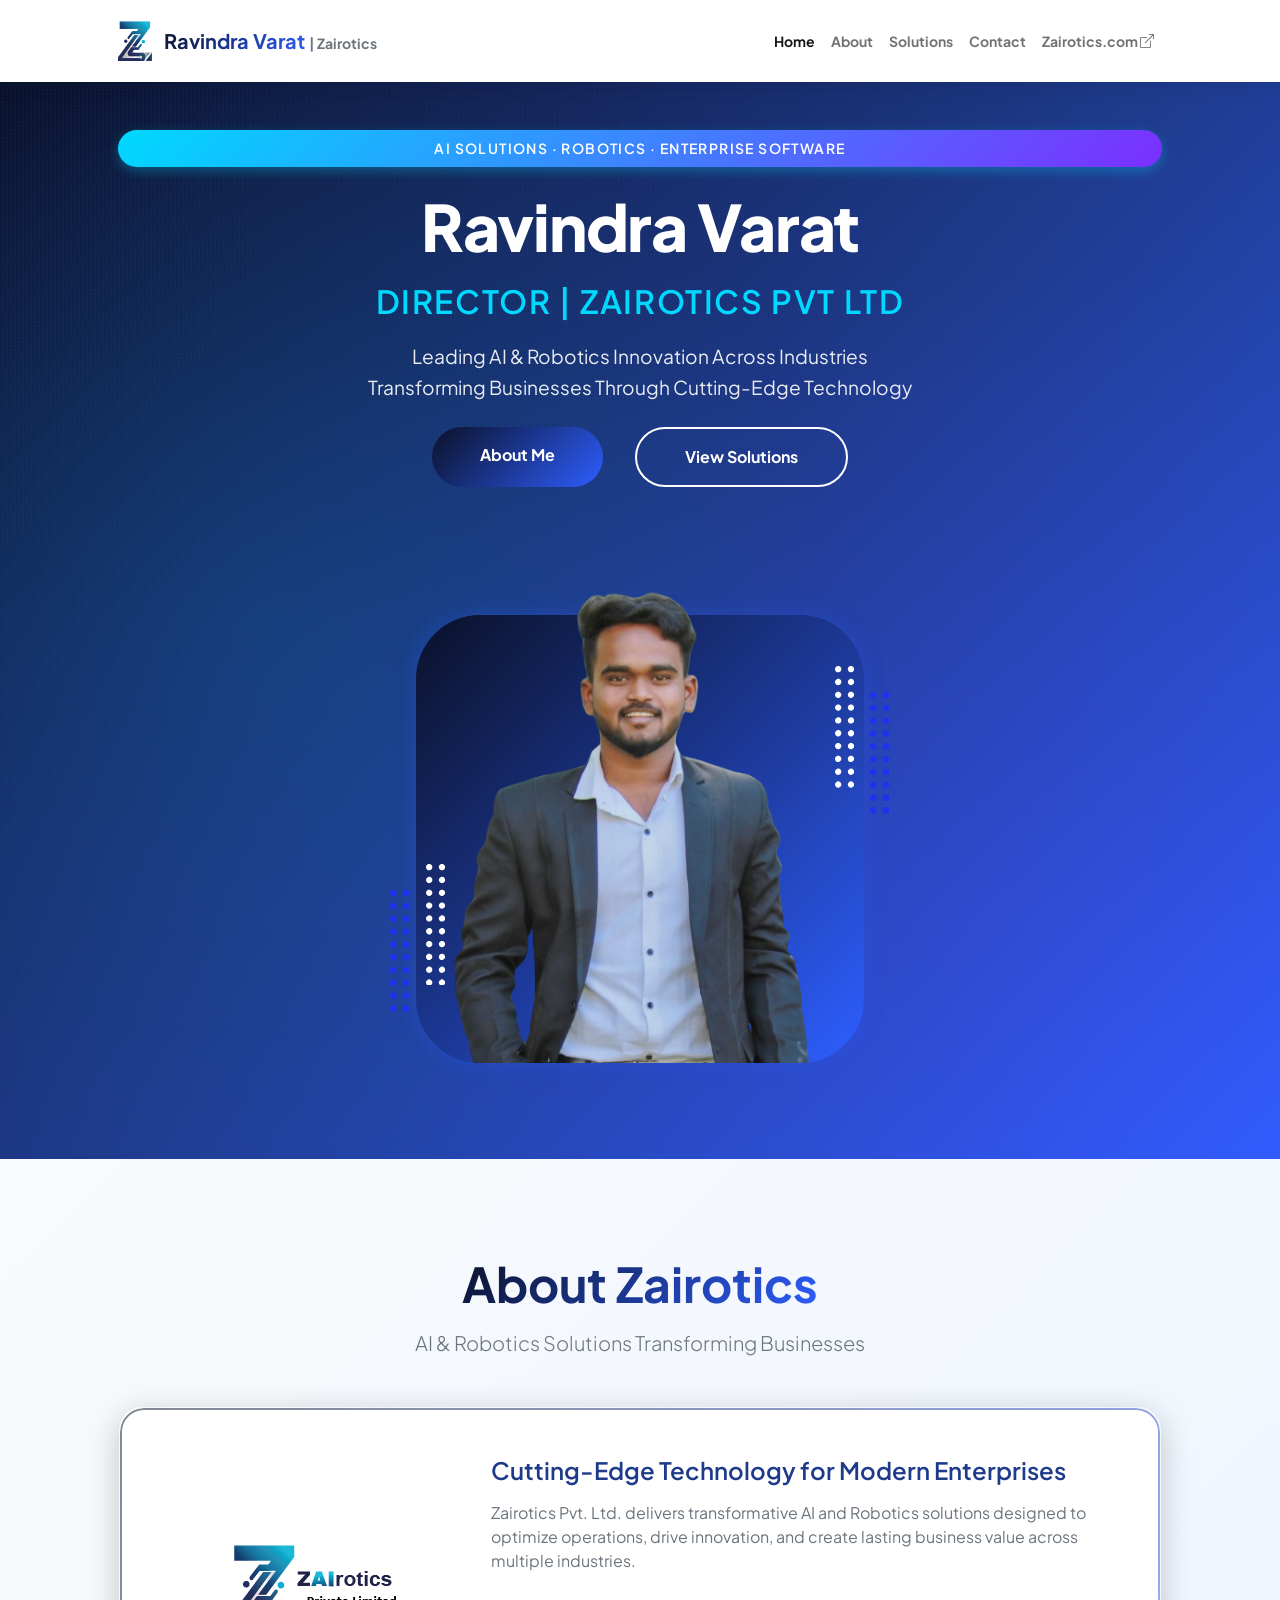
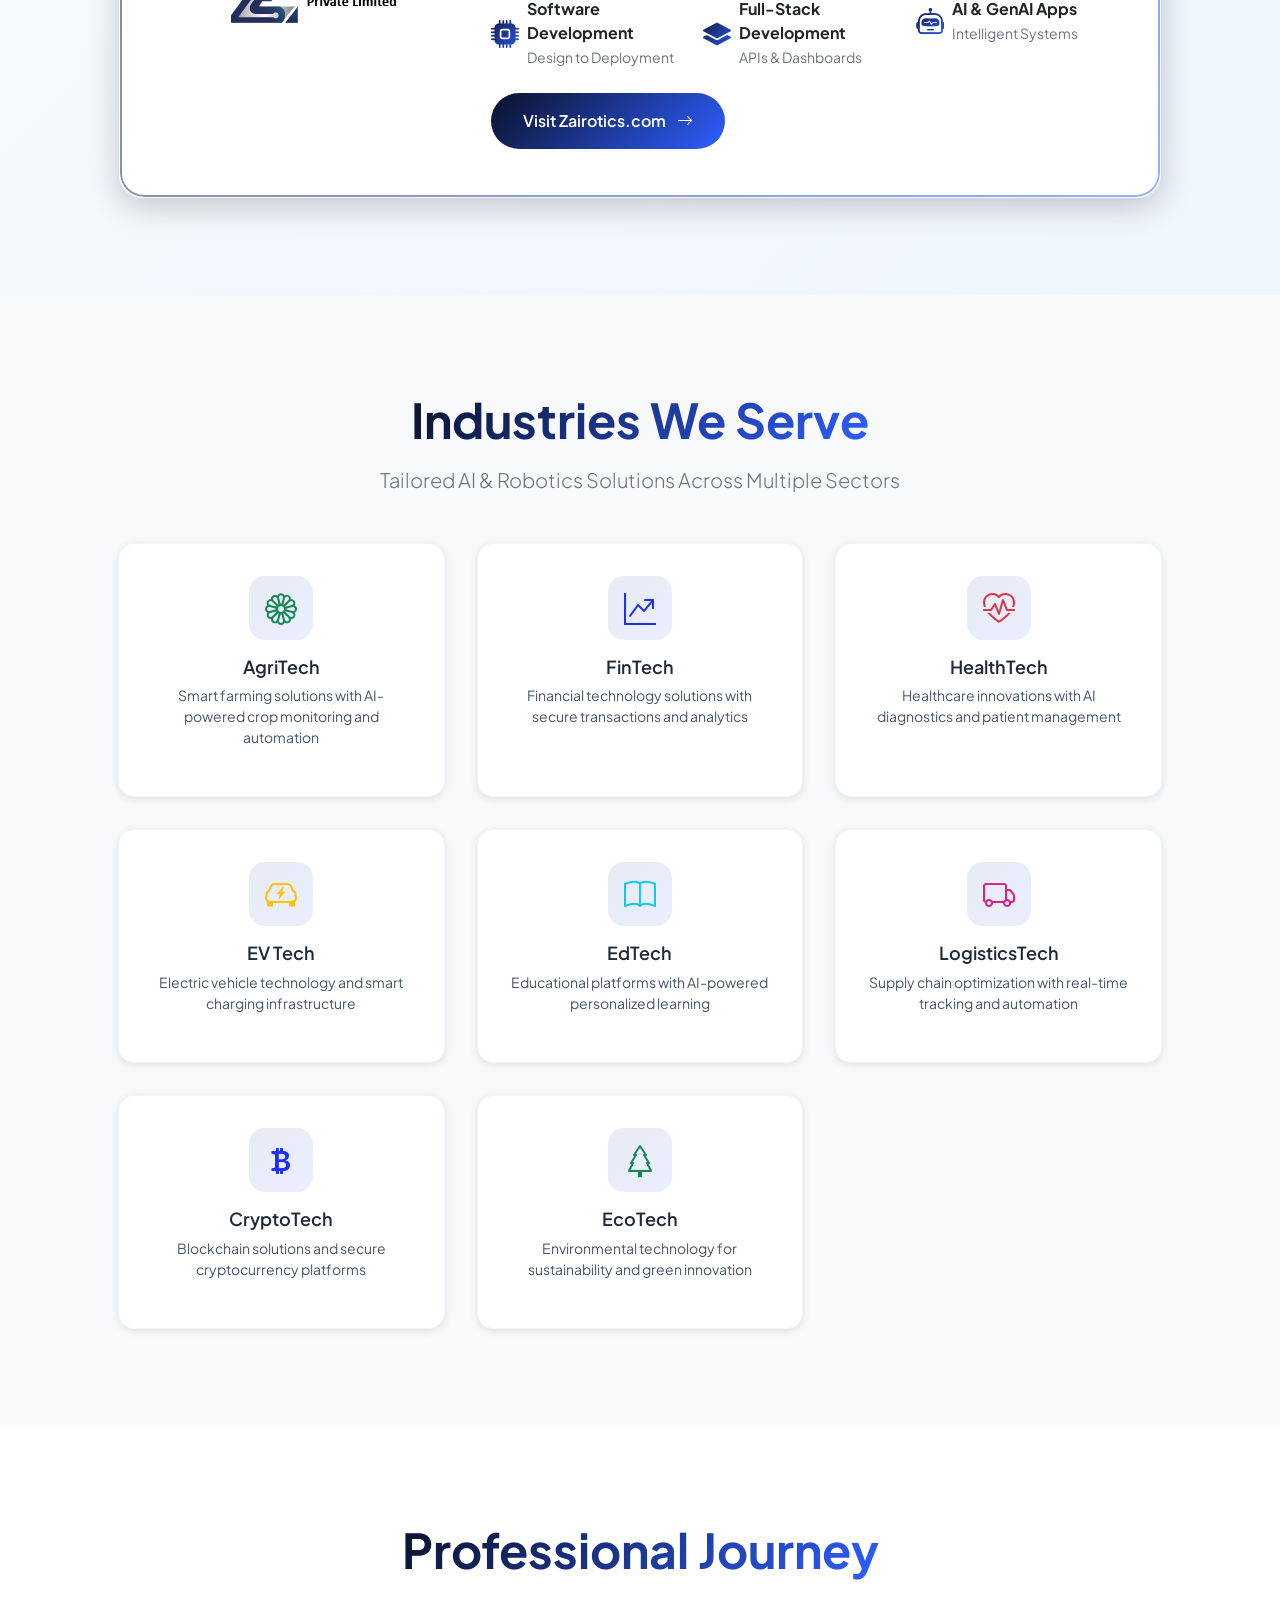
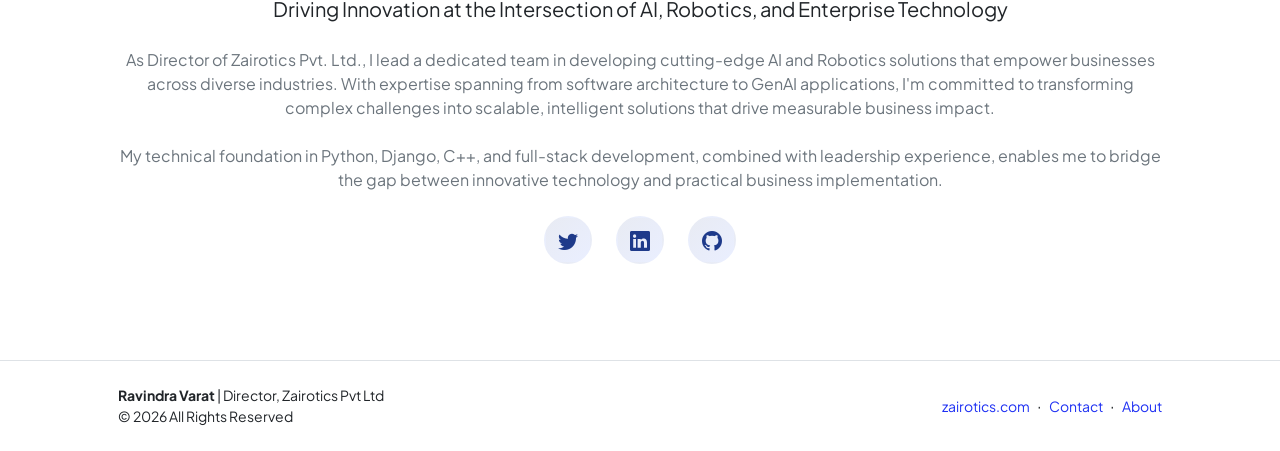
<file: index.html>
<!DOCTYPE html>
<html lang="en">

<head>
    <meta charset="utf-8" />
    <meta name="viewport" content="width=device-width, initial-scale=1, shrink-to-fit=no" />
    <meta name="description"
        content="Ravindra Varat - Director of Zairotics Pvt Ltd. Leading AI & Robotics innovation across AgriTech, FinTech, HealthTech, EV Tech, and more. Expert in enterprise software development and GenAI solutions." />
    <meta name="author" content="Ravindra Varat" />
    <meta name="keywords"
        content="Ravindra Varat, Zairotics, AI Solutions, Robotics, Director, Software Development, GenAI, Enterprise Solutions" />

    <!-- Open Graph / Social Media -->
    <meta property="og:title" content="Ravindra Varat | Director, Zairotics Pvt Ltd" />
    <meta property="og:description" content="Leading AI & Robotics Innovation Across Industries" />
    <meta property="og:type" content="website" />

    <title>Ravindra Varat | Director, Zairotics Pvt Ltd | AI & Robotics Solutions</title>

    <!-- Favicon-->
    <link rel="icon" type="image/x-icon" href="assets/favicon.ico" />
    <!-- Custom Google font-->
    <link rel="preconnect" href="https://fonts.googleapis.com" />
    <link rel="preconnect" href="https://fonts.gstatic.com" crossorigin />
    <link
        href="https://fonts.googleapis.com/css2?family=Plus+Jakarta+Sans:wght@100;200;300;400;500;600;700;800;900&display=swap"
        rel="stylesheet" />
    <!-- Bootstrap icons-->
    <link href="https://cdn.jsdelivr.net/npm/bootstrap-icons@1.8.1/font/bootstrap-icons.css" rel="stylesheet" />
    <!-- Core theme CSS (includes Bootstrap)-->
    <link href="css/styles.css" rel="stylesheet" />
    <!-- Custom Theme CSS -->
    <link href="css/custom-theme.css" rel="stylesheet" />
</head>

<body class="d-flex flex-column h-100">
    <main class="flex-shrink-0">
        <!-- Navigation-->
        <nav class="navbar navbar-expand-lg navbar-light glass-nav py-3 sticky-top">
            <div class="container px-5">
                <a class="navbar-brand d-flex align-items-center" href="index.html">
                    <img src="assets/zairotics-logo-icon.png" alt="Zairotics"
                        style="height: 40px; margin-right: 12px;" />
                    <span class="fw-bolder"><span class="text-gradient">Ravindra Varat</span> <span class="text-muted"
                            style="font-size: 0.875rem;">| Zairotics</span></span>
                </a>
                <button class="navbar-toggler" type="button" data-bs-toggle="collapse"
                    data-bs-target="#navbarSupportedContent" aria-controls="navbarSupportedContent"
                    aria-expanded="false" aria-label="Toggle navigation"><span
                        class="navbar-toggler-icon"></span></button>
                <div class="collapse navbar-collapse" id="navbarSupportedContent">
                    <ul class="navbar-nav ms-auto mb-2 mb-lg-0 small fw-bolder">
                        <li class="nav-item"><a class="nav-link active" href="index.html">Home</a></li>
                        <li class="nav-item"><a class="nav-link" href="resume.html">About</a></li>
                        <li class="nav-item"><a class="nav-link" href="projects.html">Solutions</a></li>
                        <li class="nav-item"><a class="nav-link" href="contact.html">Contact</a></li>
                        <li class="nav-item"><a class="nav-link" href="https://zairotics.com"
                                target="_blank">Zairotics.com <i class="bi bi-box-arrow-up-right"></i></a></li>
                    </ul>
                </div>
            </div>
        </nav>

        <!-- Hero Section-->
        <header class="hero-section py-5 position-relative">
            <div class="hero-bg-animated"></div>
            <div class="container px-5 pb-5 position-relative" style="z-index: 1;">
                <div class="row gx-5 align-items-center">
                    <div class="col-xxl-5">
                        <!-- Header text content-->
                        <div class="text-center text-xxl-start">
                            <div class="badge-executive mb-4 fade-in">
                                <div class="text-uppercase">AI Solutions · Robotics · Enterprise Software</div>
                            </div>

                            <h1 class="executive-title mb-3 slide-up" style="color: white;">Ravindra Varat</h1>
                            <div class="executive-subtitle mb-3 slide-up" style="animation-delay: 0.2s;">Director |
                                Zairotics Pvt Ltd</div>
                            <p class="executive-tagline mb-4 slide-up"
                                style="animation-delay: 0.4s; color: rgba(255,255,255,0.9);">Leading AI & Robotics
                                Innovation Across Industries<br />Transforming Businesses Through Cutting-Edge
                                Technology</p>

                            <div class="d-grid gap-3 d-sm-flex justify-content-sm-center justify-content-xxl-start mb-3 slide-up"
                                style="animation-delay: 0.6s;">
                                <a class="btn btn-primary-gradient btn-lg px-5 py-3 me-sm-3 fs-6 fw-bolder"
                                    href="resume.html">About Me</a>
                                <a class="btn btn-outline-gradient btn-lg px-5 py-3 fs-6 fw-bolder"
                                    style="border-color: white; color: white;" href="projects.html">View Solutions</a>
                            </div>
                        </div>
                    </div>
                    <div class="col-xxl-7">
                        <!-- Header profile picture-->
                        <div class="d-flex justify-content-center mt-5 mt-xxl-0">
                            <div class="profile bg-gradient-primary-to-secondary">
                                <img class="profile-img" src="assets/pic.png"
                                    alt="Ravindra Varat - Director, Zairotics" />
                                <div class="dots-1">
                                    <svg version="1.1" xmlns="http://www.w3.org/2000/svg"
                                        xmlns:xlink="http://www.w3.org/1999/xlink" x="0px" y="0px"
                                        viewBox="0 0 191.6 1215.4" style="enable-background: new 0 0 191.6 1215.4"
                                        xml:space="preserve">
                                        <g transform="translate(0.000000,1280.000000) scale(0.100000,-0.100000)">
                                            <path
                                                d="M227.7,12788.6c-105-35-200-141-222-248c-43-206,163-412,369-369c155,32,275,190,260,339c-11,105-90,213-190,262        C383.7,12801.6,289.7,12808.6,227.7,12788.6z">
                                            </path>
                                            <path
                                                d="M1507.7,12788.6c-151-50-253-216-222-362c25-119,136-230,254-255c194-41,395,142,375,339c-11,105-90,213-190,262        C1663.7,12801.6,1569.7,12808.6,1507.7,12788.6z">
                                            </path>
                                            <path
                                                d="M227.7,11508.6c-105-35-200-141-222-248c-43-206,163-412,369-369c155,32,275,190,260,339c-11,105-90,213-190,262        C383.7,11521.6,289.7,11528.6,227.7,11508.6z">
                                            </path>
                                            <path
                                                d="M1507.7,11508.6c-151-50-253-216-222-362c25-119,136-230,254-255c194-41,395,142,375,339c-11,105-90,213-190,262        C1663.7,11521.6,1569.7,11528.6,1507.7,11508.6z">
                                            </path>
                                            <path
                                                d="M227.7,10228.6c-105-35-200-141-222-248c-43-206,163-412,369-369c155,32,275,190,260,339c-11,105-90,213-190,262        C383.7,10241.6,289.7,10248.6,227.7,10228.6z">
                                            </path>
                                            <path
                                                d="M1507.7,10228.6c-105-35-200-141-222-248c-43-206,163-412,369-369c155,32,275,190,260,339c-11,105-90,213-190,262        C1663.7,10241.6,1569.7,10248.6,1507.7,10228.6z">
                                            </path>
                                            <path
                                                d="M227.7,8948.6c-105-35-200-141-222-248c-43-206,163-412,369-369c155,32,275,190,260,339c-11,105-90,213-190,262        C383.7,8961.6,289.7,8968.6,227.7,8948.6z">
                                            </path>
                                            <path
                                                d="M1507.7,8948.6c-105-35-200-141-222-248c-43-206,163-412,369-369c155,32,275,190,260,339c-11,105-90,213-190,262        C1663.7,8961.6,1569.7,8968.6,1507.7,8948.6z">
                                            </path>
                                            <path
                                                d="M227.7,7668.6c-105-35-200-141-222-248c-43-206,163-412,369-369c155,32,275,190,260,339c-11,105-90,213-190,262        C383.7,7681.6,289.7,7688.6,227.7,7668.6z">
                                            </path>
                                            <path
                                                d="M1507.7,7668.6c-105-35-200-141-222-248c-43-206,163-412,369-369c155,32,275,190,260,339c-11,105-90,213-190,262        C1663.7,7681.6,1569.7,7688.6,1507.7,7668.6z">
                                            </path>
                                            <path
                                                d="M227.7,6388.6c-105-35-200-141-222-248c-43-206,163-412,369-369c155,32,275,190,260,339c-11,105-90,213-190,262        C383.7,6401.6,289.7,6408.6,227.7,6388.6z">
                                            </path>
                                            <path
                                                d="M1507.7,6388.6c-105-35-200-141-222-248c-43-206,163-412,369-369c155,32,275,190,260,339c-11,105-90,213-190,262        C1663.7,6401.6,1569.7,6408.6,1507.7,6388.6z">
                                            </path>
                                            <path
                                                d="M227.7,5108.6c-105-35-200-141-222-248c-43-206,163-412,369-369c155,32,275,190,260,339c-11,105-90,213-190,262        C383.7,5121.6,289.7,5128.6,227.7,5108.6z">
                                            </path>
                                            <path
                                                d="M1507.7,5108.6c-105-35-200-141-222-248c-43-206,163-412,369-369c155,32,275,190,260,339c-11,105-90,213-190,262        C1663.7,5121.6,1569.7,5128.6,1507.7,5108.6z">
                                            </path>
                                            <path
                                                d="M227.7,3828.6c-105-35-200-141-222-248c-43-206,163-412,369-369c155,32,275,190,260,339c-11,105-90,213-190,262        C383.7,3841.6,289.7,3848.6,227.7,3828.6z">
                                            </path>
                                            <path
                                                d="M1507.7,3828.6c-105-35-200-141-222-248c-43-206,163-412,369-369c155,32,275,190,260,339c-11,105-90,213-190,262        C1663.7,3841.6,1569.7,3848.6,1507.7,3828.6z">
                                            </path>
                                            <path
                                                d="M227.7,2548.6c-105-35-200-141-222-248c-43-206,163-412,369-369c155,32,275,190,260,339c-11,105-90,213-190,262        C383.7,2561.6,289.7,2568.6,227.7,2548.6z">
                                            </path>
                                            <path
                                                d="M1507.7,2548.6c-105-35-200-141-222-248c-43-206,163-412,369-369c155,32,275,190,260,339c-11,105-90,213-190,262        C1663.7,2561.6,1569.7,2568.6,1507.7,2548.6z">
                                            </path>
                                            <path
                                                d="M227.7,1268.6c-105-35-200-141-222-248c-43-206,163-412,369-369c155,32,275,190,260,339c-11,105-90,213-190,262        C383.7,1281.6,289.7,1288.6,227.7,1268.6z">
                                            </path>
                                            <path
                                                d="M1507.7,1268.6c-105-35-200-141-222-248c-43-206,163-412,369-369c155,32,275,190,260,339c-11,105-90,213-190,262        C1663.7,1281.6,1569.7,1288.6,1507.7,1268.6z">
                                            </path>
                                        </g>
                                    </svg>
                                </div>
                                <div class="dots-2">
                                    <svg version="1.1" xmlns="http://www.w3.org/2000/svg"
                                        xmlns:xlink="http://www.w3.org/1999/xlink" x="0px" y="0px"
                                        viewBox="0 0 191.6 1215.4" style="enable-background: new 0 0 191.6 1215.4"
                                        xml:space="preserve">
                                        <g transform="translate(0.000000,1280.000000) scale(0.100000,-0.100000)">
                                            <path
                                                d="M227.7,12788.6c-105-35-200-141-222-248c-43-206,163-412,369-369c155,32,275,190,260,339c-11,105-90,213-190,262        C383.7,12801.6,289.7,12808.6,227.7,12788.6z">
                                            </path>
                                            <path
                                                d="M1507.7,12788.6c-151-50-253-216-222-362c25-119,136-230,254-255c194-41,395,142,375,339c-11,105-90,213-190,262        C1663.7,12801.6,1569.7,12808.6,1507.7,12788.6z">
                                            </path>
                                            <path
                                                d="M227.7,11508.6c-105-35-200-141-222-248c-43-206,163-412,369-369c155,32,275,190,260,339c-11,105-90,213-190,262        C383.7,11521.6,289.7,11528.6,227.7,11508.6z">
                                            </path>
                                            <path
                                                d="M1507.7,11508.6c-151-50-253-216-222-362c25-119,136-230,254-255c194-41,395,142,375,339c-11,105-90,213-190,262        C1663.7,11521.6,1569.7,11528.6,1507.7,11508.6z">
                                            </path>
                                            <path
                                                d="M227.7,10228.6c-105-35-200-141-222-248c-43-206,163-412,369-369c155,32,275,190,260,339c-11,105-90,213-190,262        C383.7,10241.6,289.7,10248.6,227.7,10228.6z">
                                            </path>
                                            <path
                                                d="M1507.7,10228.6c-105-35-200-141-222-248c-43-206,163-412,369-369c155,32,275,190,260,339c-11,105-90,213-190,262        C1663.7,10241.6,1569.7,10248.6,1507.7,10228.6z">
                                            </path>
                                            <path
                                                d="M227.7,8948.6c-105-35-200-141-222-248c-43-206,163-412,369-369c155,32,275,190,260,339c-11,105-90,213-190,262        C383.7,8961.6,289.7,8968.6,227.7,8948.6z">
                                            </path>
                                            <path
                                                d="M1507.7,8948.6c-105-35-200-141-222-248c-43-206,163-412,369-369c155,32,275,190,260,339c-11,105-90,213-190,262        C1663.7,8961.6,1569.7,8968.6,1507.7,8948.6z">
                                            </path>
                                            <path
                                                d="M227.7,7668.6c-105-35-200-141-222-248c-43-206,163-412,369-369c155,32,275,190,260,339c-11,105-90,213-190,262        C383.7,7681.6,289.7,7688.6,227.7,7668.6z">
                                            </path>
                                            <path
                                                d="M1507.7,7668.6c-105-35-200-141-222-248c-43-206,163-412,369-369c155,32,275,190,260,339c-11,105-90,213-190,262        C1663.7,7681.6,1569.7,7688.6,1507.7,7668.6z">
                                            </path>
                                            <path
                                                d="M227.7,6388.6c-105-35-200-141-222-248c-43-206,163-412,369-369c155,32,275,190,260,339c-11,105-90,213-190,262        C383.7,6401.6,289.7,6408.6,227.7,6388.6z">
                                            </path>
                                            <path
                                                d="M1507.7,6388.6c-105-35-200-141-222-248c-43-206,163-412,369-369c155,32,275,190,260,339c-11,105-90,213-190,262        C1663.7,6401.6,1569.7,6408.6,1507.7,6388.6z">
                                            </path>
                                            <path
                                                d="M227.7,5108.6c-105-35-200-141-222-248c-43-206,163-412,369-369c155,32,275,190,260,339c-11,105-90,213-190,262        C383.7,5121.6,289.7,5128.6,227.7,5108.6z">
                                            </path>
                                            <path
                                                d="M1507.7,5108.6c-105-35-200-141-222-248c-43-206,163-412,369-369c155,32,275,190,260,339c-11,105-90,213-190,262        C1663.7,5121.6,1569.7,5128.6,1507.7,5108.6z">
                                            </path>
                                            <path
                                                d="M227.7,3828.6c-105-35-200-141-222-248c-43-206,163-412,369-369c155,32,275,190,260,339c-11,105-90,213-190,262        C383.7,3841.6,289.7,3848.6,227.7,3828.6z">
                                            </path>
                                            <path
                                                d="M1507.7,3828.6c-105-35-200-141-222-248c-43-206,163-412,369-369c155,32,275,190,260,339c-11,105-90,213-190,262        C1663.7,3841.6,1569.7,3848.6,1507.7,3828.6z">
                                            </path>
                                            <path
                                                d="M227.7,2548.6c-105-35-200-141-222-248c-43-206,163-412,369-369c155,32,275,190,260,339c-11,105-90,213-190,262        C383.7,2561.6,289.7,2568.6,227.7,2548.6z">
                                            </path>
                                            <path
                                                d="M1507.7,2548.6c-105-35-200-141-222-248c-43-206,163-412,369-369c155,32,275,190,260,339c-11,105-90,213-190,262        C1663.7,2561.6,1569.7,2568.6,1507.7,2548.6z">
                                            </path>
                                            <path
                                                d="M227.7,1268.6c-105-35-200-141-222-248c-43-206,163-412,369-369c155,32,275,190,260,339c-11,105-90,213-190,262        C383.7,1281.6,289.7,1288.6,227.7,1268.6z">
                                            </path>
                                            <path
                                                d="M1507.7,1268.6c-105-35-200-141-222-248c-43-206,163-412,369-369c155,32,275,190,260,339c-11,105-90,213-190,262        C1663.7,1281.6,1569.7,1288.6,1507.7,1268.6z">
                                            </path>
                                        </g>
                                    </svg>
                                </div>
                                <div class="dots-3">
                                    <svg version="1.1" xmlns="http://www.w3.org/2000/svg"
                                        xmlns:xlink="http://www.w3.org/1999/xlink" x="0px" y="0px"
                                        viewBox="0 0 191.6 1215.4" style="enable-background: new 0 0 191.6 1215.4"
                                        xml:space="preserve">
                                        <g transform="translate(0.000000,1280.000000) scale(0.100000,-0.100000)">
                                            <path
                                                d="M227.7,12788.6c-105-35-200-141-222-248c-43-206,163-412,369-369c155,32,275,190,260,339c-11,105-90,213-190,262        C383.7,12801.6,289.7,12808.6,227.7,12788.6z">
                                            </path>
                                            <path
                                                d="M1507.7,12788.6c-151-50-253-216-222-362c25-119,136-230,254-255c194-41,395,142,375,339c-11,105-90,213-190,262        C1663.7,12801.6,1569.7,12808.6,1507.7,12788.6z">
                                            </path>
                                            <path
                                                d="M227.7,11508.6c-105-35-200-141-222-248c-43-206,163-412,369-369c155,32,275,190,260,339c-11,105-90,213-190,262        C383.7,11521.6,289.7,11528.6,227.7,11508.6z">
                                            </path>
                                            <path
                                                d="M1507.7,11508.6c-151-50-253-216-222-362c25-119,136-230,254-255c194-41,395,142,375,339c-11,105-90,213-190,262        C1663.7,11521.6,1569.7,11528.6,1507.7,11508.6z">
                                            </path>
                                            <path
                                                d="M227.7,10228.6c-105-35-200-141-222-248c-43-206,163-412,369-369c155,32,275,190,260,339c-11,105-90,213-190,262        C383.7,10241.6,289.7,10248.6,227.7,10228.6z">
                                            </path>
                                            <path
                                                d="M1507.7,10228.6c-105-35-200-141-222-248c-43-206,163-412,369-369c155,32,275,190,260,339c-11,105-90,213-190,262        C1663.7,10241.6,1569.7,10248.6,1507.7,10228.6z">
                                            </path>
                                            <path
                                                d="M227.7,8948.6c-105-35-200-141-222-248c-43-206,163-412,369-369c155,32,275,190,260,339c-11,105-90,213-190,262        C383.7,8961.6,289.7,8968.6,227.7,8948.6z">
                                            </path>
                                            <path
                                                d="M1507.7,8948.6c-105-35-200-141-222-248c-43-206,163-412,369-369c155,32,275,190,260,339c-11,105-90,213-190,262        C1663.7,8961.6,1569.7,8968.6,1507.7,8948.6z">
                                            </path>
                                            <path
                                                d="M227.7,7668.6c-105-35-200-141-222-248c-43-206,163-412,369-369c155,32,275,190,260,339c-11,105-90,213-190,262        C383.7,7681.6,289.7,7688.6,227.7,7668.6z">
                                            </path>
                                            <path
                                                d="M1507.7,7668.6c-105-35-200-141-222-248c-43-206,163-412,369-369c155,32,275,190,260,339c-11,105-90,213-190,262        C1663.7,7681.6,1569.7,7688.6,1507.7,7668.6z">
                                            </path>
                                            <path
                                                d="M227.7,6388.6c-105-35-200-141-222-248c-43-206,163-412,369-369c155,32,275,190,260,339c-11,105-90,213-190,262        C383.7,6401.6,289.7,6408.6,227.7,6388.6z">
                                            </path>
                                            <path
                                                d="M1507.7,6388.6c-105-35-200-141-222-248c-43-206,163-412,369-369c155,32,275,190,260,339c-11,105-90,213-190,262        C1663.7,6401.6,1569.7,6408.6,1507.7,6388.6z">
                                            </path>
                                            <path
                                                d="M227.7,5108.6c-105-35-200-141-222-248c-43-206,163-412,369-369c155,32,275,190,260,339c-11,105-90,213-190,262        C383.7,5121.6,289.7,5128.6,227.7,5108.6z">
                                            </path>
                                            <path
                                                d="M1507.7,5108.6c-105-35-200-141-222-248c-43-206,163-412,369-369c155,32,275,190,260,339c-11,105-90,213-190,262        C1663.7,5121.6,1569.7,5128.6,1507.7,5108.6z">
                                            </path>
                                            <path
                                                d="M227.7,3828.6c-105-35-200-141-222-248c-43-206,163-412,369-369c155,32,275,190,260,339c-11,105-90,213-190,262        C383.7,3841.6,289.7,3848.6,227.7,3828.6z">
                                            </path>
                                            <path
                                                d="M1507.7,3828.6c-105-35-200-141-222-248c-43-206,163-412,369-369c155,32,275,190,260,339c-11,105-90,213-190,262        C1663.7,3841.6,1569.7,3848.6,1507.7,3828.6z">
                                            </path>
                                            <path
                                                d="M227.7,2548.6c-105-35-200-141-222-248c-43-206,163-412,369-369c155,32,275,190,260,339c-11,105-90,213-190,262        C383.7,2561.6,289.7,2568.6,227.7,2548.6z">
                                            </path>
                                            <path
                                                d="M1507.7,2548.6c-105-35-200-141-222-248c-43-206,163-412,369-369c155,32,275,190,260,339c-11,105-90,213-190,262        C1663.7,2561.6,1569.7,2568.6,1507.7,2548.6z">
                                            </path>
                                            <path
                                                d="M227.7,1268.6c-105-35-200-141-222-248c-43-206,163-412,369-369c155,32,275,190,260,339c-11,105-90,213-190,262        C383.7,1281.6,289.7,1288.6,227.7,1268.6z">
                                            </path>
                                            <path
                                                d="M1507.7,1268.6c-105-35-200-141-222-248c-43-206,163-412,369-369c155,32,275,190,260,339c-11,105-90,213-190,262        C1663.7,1281.6,1569.7,1288.6,1507.7,1268.6z">
                                            </path>
                                        </g>
                                    </svg>
                                </div>
                                <div class="dots-4">
                                    <svg version="1.1" xmlns="http://www.w3.org/2000/svg"
                                        xmlns:xlink="http://www.w3.org/1999/xlink" x="0px" y="0px"
                                        viewBox="0 0 191.6 1215.4" style="enable-background: new 0 0 191.6 1215.4"
                                        xml:space="preserve">
                                        <g transform="translate(0.000000,1280.000000) scale(0.100000,-0.100000)">
                                            <path
                                                d="M227.7,12788.6c-105-35-200-141-222-248c-43-206,163-412,369-369c155,32,275,190,260,339c-11,105-90,213-190,262        C383.7,12801.6,289.7,12808.6,227.7,12788.6z">
                                            </path>
                                            <path
                                                d="M1507.7,12788.6c-151-50-253-216-222-362c25-119,136-230,254-255c194-41,395,142,375,339c-11,105-90,213-190,262        C1663.7,12801.6,1569.7,12808.6,1507.7,12788.6z">
                                            </path>
                                            <path
                                                d="M227.7,11508.6c-105-35-200-141-222-248c-43-206,163-412,369-369c155,32,275,190,260,339c-11,105-90,213-190,262        C383.7,11521.6,289.7,11528.6,227.7,11508.6z">
                                            </path>
                                            <path
                                                d="M1507.7,11508.6c-151-50-253-216-222-362c25-119,136-230,254-255c194-41,395,142,375,339c-11,105-90,213-190,262        C1663.7,11521.6,1569.7,11528.6,1507.7,11508.6z">
                                            </path>
                                            <path
                                                d="M227.7,10228.6c-105-35-200-141-222-248c-43-206,163-412,369-369c155,32,275,190,260,339c-11,105-90,213-190,262        C383.7,10241.6,289.7,10248.6,227.7,10228.6z">
                                            </path>
                                            <path
                                                d="M1507.7,10228.6c-105-35-200-141-222-248c-43-206,163-412,369-369c155,32,275,190,260,339c-11,105-90,213-190,262        C1663.7,10241.6,1569.7,10248.6,1507.7,10228.6z">
                                            </path>
                                            <path
                                                d="M227.7,8948.6c-105-35-200-141-222-248c-43-206,163-412,369-369c155,32,275,190,260,339c-11,105-90,213-190,262        C383.7,8961.6,289.7,8968.6,227.7,8948.6z">
                                            </path>
                                            <path
                                                d="M1507.7,8948.6c-105-35-200-141-222-248c-43-206,163-412,369-369c155,32,275,190,260,339c-11,105-90,213-190,262        C1663.7,8961.6,1569.7,8968.6,1507.7,8948.6z">
                                            </path>
                                            <path
                                                d="M227.7,7668.6c-105-35-200-141-222-248c-43-206,163-412,369-369c155,32,275,190,260,339c-11,105-90,213-190,262        C383.7,7681.6,289.7,7688.6,227.7,7668.6z">
                                            </path>
                                            <path
                                                d="M1507.7,7668.6c-105-35-200-141-222-248c-43-206,163-412,369-369c155,32,275,190,260,339c-11,105-90,213-190,262        C1663.7,7681.6,1569.7,7688.6,1507.7,7668.6z">
                                            </path>
                                            <path
                                                d="M227.7,6388.6c-105-35-200-141-222-248c-43-206,163-412,369-369c155,32,275,190,260,339c-11,105-90,213-190,262        C383.7,6401.6,289.7,6408.6,227.7,6388.6z">
                                            </path>
                                            <path
                                                d="M1507.7,6388.6c-105-35-200-141-222-248c-43-206,163-412,369-369c155,32,275,190,260,339c-11,105-90,213-190,262        C1663.7,6401.6,1569.7,6408.6,1507.7,6388.6z">
                                            </path>
                                            <path
                                                d="M227.7,5108.6c-105-35-200-141-222-248c-43-206,163-412,369-369c155,32,275,190,260,339c-11,105-90,213-190,262        C383.7,5121.6,289.7,5128.6,227.7,5108.6z">
                                            </path>
                                            <path
                                                d="M1507.7,5108.6c-105-35-200-141-222-248c-43-206,163-412,369-369c155,32,275,190,260,339c-11,105-90,213-190,262        C1663.7,5121.6,1569.7,5128.6,1507.7,5108.6z">
                                            </path>
                                            <path
                                                d="M227.7,3828.6c-105-35-200-141-222-248c-43-206,163-412,369-369c155,32,275,190,260,339c-11,105-90,213-190,262        C383.7,3841.6,289.7,3848.6,227.7,3828.6z">
                                            </path>
                                            <path
                                                d="M1507.7,3828.6c-105-35-200-141-222-248c-43-206,163-412,369-369c155,32,275,190,260,339c-11,105-90,213-190,262        C1663.7,3841.6,1569.7,3848.6,1507.7,3828.6z">
                                            </path>
                                            <path
                                                d="M227.7,2548.6c-105-35-200-141-222-248c-43-206,163-412,369-369c155,32,275,190,260,339c-11,105-90,213-190,262        C383.7,2561.6,289.7,2568.6,227.7,2548.6z">
                                            </path>
                                            <path
                                                d="M1507.7,2548.6c-105-35-200-141-222-248c-43-206,163-412,369-369c155,32,275,190,260,339c-11,105-90,213-190,262        C1663.7,2561.6,1569.7,2568.6,1507.7,2548.6z">
                                            </path>
                                            <path
                                                d="M227.7,1268.6c-105-35-200-141-222-248c-43-206,163-412,369-369c155,32,275,190,260,339c-11,105-90,213-190,262        C383.7,1281.6,289.7,1288.6,227.7,1268.6z">
                                            </path>
                                            <path
                                                d="M1507.7,1268.6c-105-35-200-141-222-248c-43-206,163-412,369-369c155,32,275,190,260,339c-11,105-90,213-190,262        C1663.7,1281.6,1569.7,1288.6,1507.7,1268.6z">
                                            </path>
                                        </g>
                                    </svg>
                                </div>
                            </div>
                        </div>
                    </div>
                </div>
            </div>
        </header>

        <!-- Zairotics Company Section-->
        <section class="company-section py-5">
            <div class="container px-5 my-5">
                <div class="text-center mb-5">
                    <h2 class="display-5 fw-bolder mb-3"><span class="text-gradient">About Zairotics</span></h2>
                    <p class="lead text-muted mb-0">AI & Robotics Solutions Transforming Businesses</p>
                </div>

                <div class="company-card">
                    <div class="row align-items-center">
                        <div class="col-lg-4 text-center mb-4 mb-lg-0">
                            <img src="assets/zairotics-logo-full.png" alt="Zairotics Logo"
                                class="company-logo img-fluid" style="max-width: 280px;" />
                        </div>
                        <div class="col-lg-8">
                            <h3 class="company-tagline">Cutting-Edge Technology for Modern Enterprises</h3>
                            <p class="text-muted mb-4">Zairotics Pvt. Ltd. delivers transformative AI and Robotics
                                solutions designed to optimize operations, drive innovation, and create lasting business
                                value across multiple industries.</p>

                            <div class="row g-3 mb-4">
                                <div class="col-md-4">
                                    <div class="d-flex align-items-center">
                                        <i class="bi bi-cpu-fill text-gradient fs-3 me-2"></i>
                                        <div>
                                            <div class="fw-bold">Software Development</div>
                                            <small class="text-muted">Design to Deployment</small>
                                        </div>
                                    </div>
                                </div>
                                <div class="col-md-4">
                                    <div class="d-flex align-items-center">
                                        <i class="bi bi-layers-fill text-gradient fs-3 me-2"></i>
                                        <div>
                                            <div class="fw-bold">Full-Stack Development</div>
                                            <small class="text-muted">APIs & Dashboards</small>
                                        </div>
                                    </div>
                                </div>
                                <div class="col-md-4">
                                    <div class="d-flex align-items-center">
                                        <i class="bi bi-robot text-gradient fs-3 me-2"></i>
                                        <div>
                                            <div class="fw-bold">AI & GenAI Apps</div>
                                            <small class="text-muted">Intelligent Systems</small>
                                        </div>
                                    </div>
                                </div>
                            </div>

                            <a href="https://zairotics.com" target="_blank" class="btn btn-primary-gradient">
                                Visit Zairotics.com <i class="bi bi-arrow-right ms-2"></i>
                            </a>
                        </div>
                    </div>
                </div>
            </div>
        </section>

        <!-- Industries We Serve Section-->
        <section class="py-5 bg-light">
            <div class="container px-5 my-5">
                <div class="text-center mb-5">
                    <h2 class="display-5 fw-bolder mb-3"><span class="text-gradient">Industries We Serve</span></h2>
                    <p class="lead text-muted mb-0">Tailored AI & Robotics Solutions Across Multiple Sectors</p>
                </div>

                <div class="industry-grid">
                    <div class="industry-card">
                        <div class="industry-icon">
                            <i class="bi bi-flower1 text-success"></i>
                        </div>
                        <h4 class="industry-title">AgriTech</h4>
                        <p class="industry-description">Smart farming solutions with AI-powered crop monitoring and
                            automation</p>
                    </div>

                    <div class="industry-card">
                        <div class="industry-icon">
                            <i class="bi bi-graph-up-arrow text-primary"></i>
                        </div>
                        <h4 class="industry-title">FinTech</h4>
                        <p class="industry-description">Financial technology solutions with secure transactions and
                            analytics</p>
                    </div>

                    <div class="industry-card">
                        <div class="industry-icon">
                            <i class="bi bi-heart-pulse text-danger"></i>
                        </div>
                        <h4 class="industry-title">HealthTech</h4>
                        <p class="industry-description">Healthcare innovations with AI diagnostics and patient
                            management</p>
                    </div>

                    <div class="industry-card">
                        <div class="industry-icon">
                            <i class="bi bi-ev-front text-warning"></i>
                        </div>
                        <h4 class="industry-title">EV Tech</h4>
                        <p class="industry-description">Electric vehicle technology and smart charging infrastructure
                        </p>
                    </div>

                    <div class="industry-card">
                        <div class="industry-icon">
                            <i class="bi bi-book text-info"></i>
                        </div>
                        <h4 class="industry-title">EdTech</h4>
                        <p class="industry-description">Educational platforms with AI-powered personalized learning</p>
                    </div>

                    <div class="industry-card">
                        <div class="industry-icon">
                            <i class="bi bi-truck text-secondary"></i>
                        </div>
                        <h4 class="industry-title">LogisticsTech</h4>
                        <p class="industry-description">Supply chain optimization with real-time tracking and automation
                        </p>
                    </div>

                    <div class="industry-card">
                        <div class="industry-icon">
                            <i class="bi bi-currency-bitcoin text-primary"></i>
                        </div>
                        <h4 class="industry-title">CryptoTech</h4>
                        <p class="industry-description">Blockchain solutions and secure cryptocurrency platforms</p>
                    </div>

                    <div class="industry-card">
                        <div class="industry-icon">
                            <i class="bi bi-tree text-success"></i>
                        </div>
                        <h4 class="industry-title">EcoTech</h4>
                        <p class="industry-description">Environmental technology for sustainability and green innovation
                        </p>
                    </div>
                </div>
            </div>
        </section>

        <!-- About Me Section-->
        <section class="py-5">
            <div class="container px-5">
                <div class="row gx-5 justify-content-center">
                    <div class="col-xxl-8">
                        <div class="text-center my-5">
                            <h2 class="display-5 fw-bolder mb-3"><span class="text-gradient">Professional Journey</span>
                            </h2>
                            <p class="lead fw-normal mb-4">Driving Innovation at the Intersection of AI, Robotics, and
                                Enterprise Technology</p>
                            <p class="text-muted mb-4">As Director of Zairotics Pvt. Ltd., I lead a dedicated team in
                                developing cutting-edge AI and Robotics solutions that empower businesses across diverse
                                industries. With expertise spanning from software architecture to GenAI applications,
                                I'm committed to transforming complex challenges into scalable, intelligent solutions
                                that drive measurable business impact.</p>
                            <p class="text-muted mb-4">My technical foundation in Python, Django, C++, and full-stack
                                development, combined with leadership experience, enables me to bridge the gap between
                                innovative technology and practical business implementation.</p>

                            <div class="d-flex justify-content-center fs-2 gap-4">
                                <a class="social-icon" href="https://x.com/ravi26688" aria-label="Twitter"><i
                                        class="bi bi-twitter"></i></a>
                                <a class="social-icon" href="https://www.linkedin.com/in/ravindra-varat-6b324b230/"
                                    aria-label="LinkedIn"><i class="bi bi-linkedin"></i></a>
                                <a class="social-icon" href="https://github.com/ravivarat" aria-label="GitHub"><i
                                        class="bi bi-github"></i></a>
                            </div>
                        </div>
                    </div>
                </div>
            </div>
        </section>
    </main>

    <!-- Footer-->
    <footer class="bg-white py-4 mt-auto border-top">
        <div class="container px-5">
            <div class="row align-items-center justify-content-between flex-column flex-sm-row">
                <div class="col-auto mb-3 mb-sm-0">
                    <div class="small m-0">
                        <strong>Ravindra Varat</strong> | Director, Zairotics Pvt Ltd<br>
                        © 2026 All Rights Reserved
                    </div>
                </div>
                <div class="col-auto">
                    <a class="small text-decoration-none" href="https://zairotics.com" target="_blank">zairotics.com</a>
                    <span class="mx-1">·</span>
                    <a class="small text-decoration-none" href="contact.html">Contact</a>
                    <span class="mx-1">·</span>
                    <a class="small text-decoration-none" href="resume.html">About</a>
                </div>
            </div>
        </div>
    </footer>

    <!-- Bootstrap core JS-->
    <script src="https://cdn.jsdelivr.net/npm/bootstrap@5.2.3/dist/js/bootstrap.bundle.min.js"></script>
    <!-- Core theme JS-->
    <script src="js/scripts.js"></script>
</body>

</html>
</file>
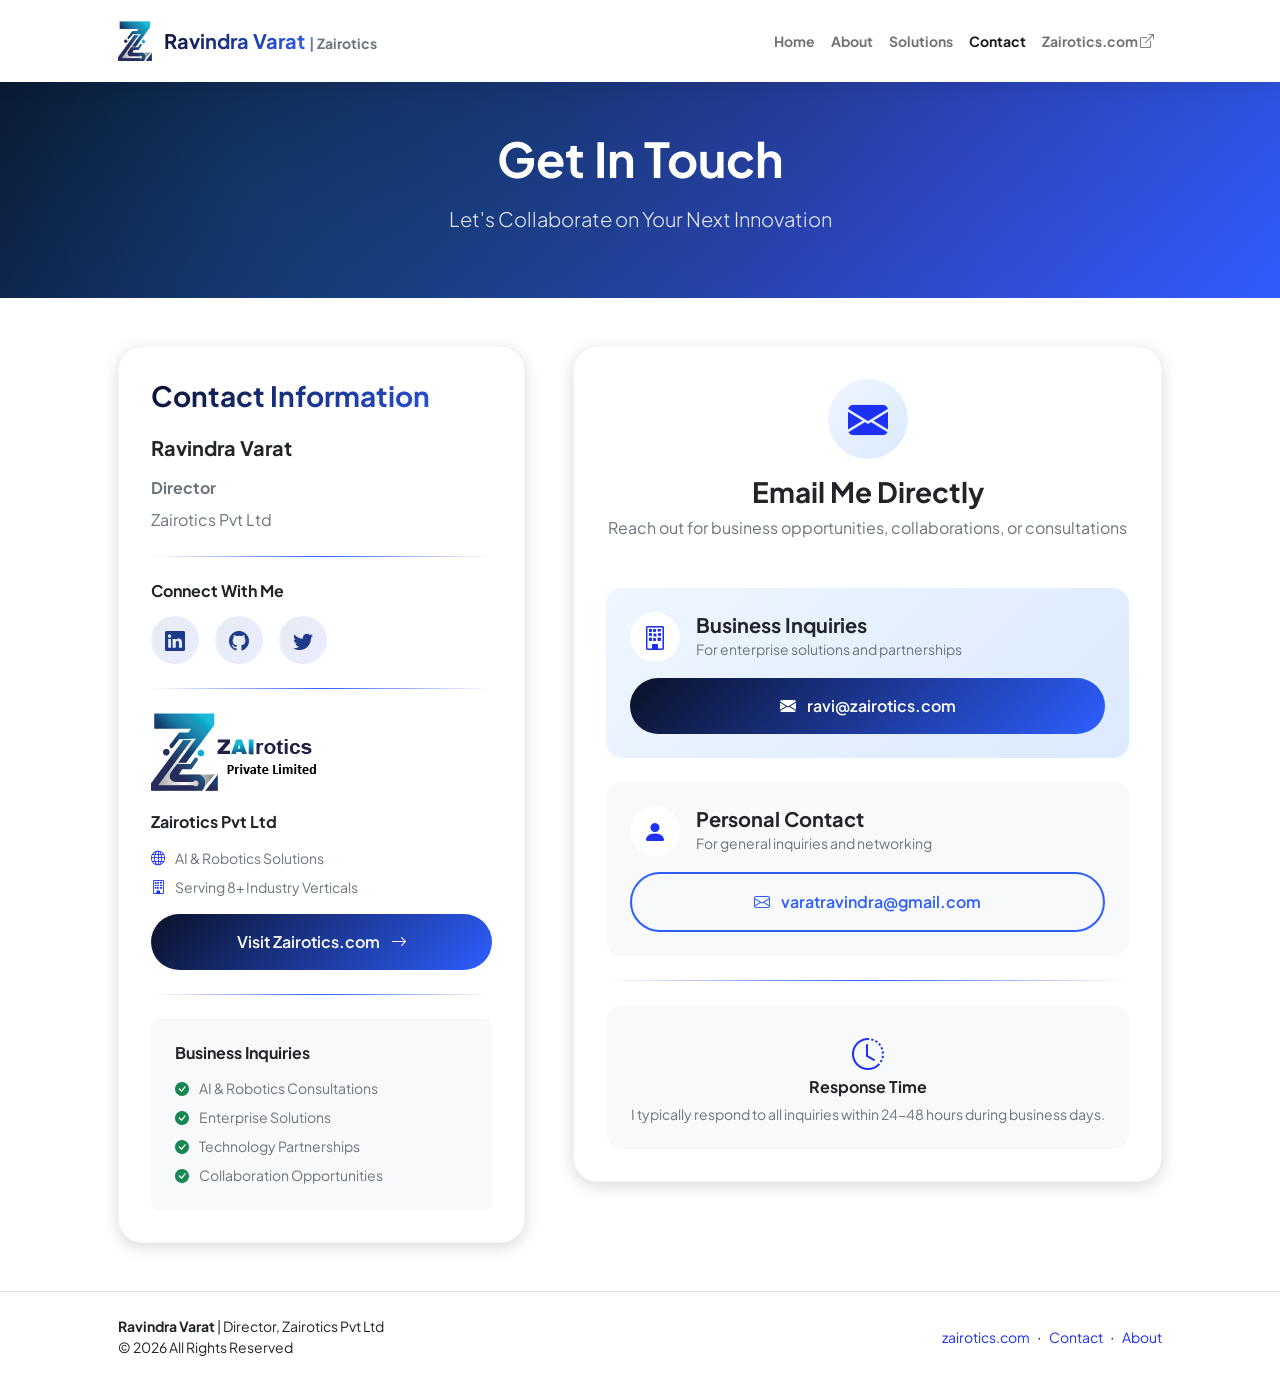
<file: contact.html>
<!DOCTYPE html>
<html lang="en">

<head>
    <meta charset="utf-8" />
    <meta name="viewport" content="width=device-width, initial-scale=1, shrink-to-fit=no" />
    <meta name="description"
        content="Contact Ravindra Varat, Director of Zairotics Pvt Ltd. Get in touch for AI & Robotics solutions, business opportunities, and technology consultations." />
    <meta name="author" content="Ravindra Varat" />
    <title>Contact Ravindra Varat | Zairotics - AI & Robotics Solutions</title>
    <!-- Favicon-->
    <link rel="icon" type="image/x-icon" href="assets/favicon.ico" />
    <!-- Custom Google font-->
    <link rel="preconnect" href="https://fonts.googleapis.com" />
    <link rel="preconnect" href="https://fonts.gstatic.com" crossorigin />
    <link
        href="https://fonts.googleapis.com/css2?family=Plus+Jakarta+Sans:wght@100;200;300;400;500;600;700;800;900&display=swap"
        rel="stylesheet" />
    <!-- Bootstrap icons-->
    <link href="https://cdn.jsdelivr.net/npm/bootstrap-icons@1.8.1/font/bootstrap-icons.css" rel="stylesheet" />
    <!-- Core theme CSS (includes Bootstrap)-->
    <link href="css/styles.css" rel="stylesheet" />
    <!-- Custom Theme CSS -->
    <link href="css/custom-theme.css" rel="stylesheet" />
</head>

<body class="d-flex flex-column h-100">
    <main class="flex-shrink-0">
        <!-- Navigation-->
        <nav class="navbar navbar-expand-lg navbar-light glass-nav py-3 sticky-top">
            <div class="container px-5">
                <a class="navbar-brand d-flex align-items-center" href="index.html">
                    <img src="assets/zairotics-logo-icon.png" alt="Zairotics"
                        style="height: 40px; margin-right: 12px;" />
                    <span class="fw-bolder"><span class="text-gradient">Ravindra Varat</span> <span class="text-muted"
                            style="font-size: 0.875rem;">| Zairotics</span></span>
                </a>
                <button class="navbar-toggler" type="button" data-bs-toggle="collapse"
                    data-bs-target="#navbarSupportedContent" aria-controls="navbarSupportedContent"
                    aria-expanded="false" aria-label="Toggle navigation"><span
                        class="navbar-toggler-icon"></span></button>
                <div class="collapse navbar-collapse" id="navbarSupportedContent">
                    <ul class="navbar-nav ms-auto mb-2 mb-lg-0 small fw-bolder">
                        <li class="nav-item"><a class="nav-link" href="index.html">Home</a></li>
                        <li class="nav-item"><a class="nav-link" href="resume.html">About</a></li>
                        <li class="nav-item"><a class="nav-link" href="projects.html">Solutions</a></li>
                        <li class="nav-item"><a class="nav-link active" href="contact.html">Contact</a></li>
                        <li class="nav-item"><a class="nav-link" href="https://zairotics.com"
                                target="_blank">Zairotics.com <i class="bi bi-box-arrow-up-right"></i></a></li>
                    </ul>
                </div>
            </div>
        </nav>

        <!-- Page Header-->
        <div class="hero-section py-5">
            <div class="container px-5 position-relative" style="z-index: 1;">
                <div class="text-center">
                    <h1 class="display-5 fw-bolder mb-0" style="color: white;">Get In Touch</h1>
                    <p class="lead mt-3" style="color: rgba(255,255,255,0.9);">Let's Collaborate on Your Next Innovation
                    </p>
                </div>
            </div>
        </div>

        <!-- Page content-->
        <section class="py-5">
            <div class="container px-5">
                <div class="row gx-5 justify-content-center">
                    <!-- Contact Information Column -->
                    <div class="col-lg-5 mb-5 mb-lg-0">
                        <div class="premium-card h-100">
                            <h3 class="fw-bold mb-4 text-gradient">Contact Information</h3>

                            <div class="mb-4">
                                <h5 class="fw-bold mb-3">Ravindra Varat</h5>
                                <p class="text-muted mb-2"><strong>Director</strong></p>
                                <p class="text-muted">Zairotics Pvt Ltd</p>
                            </div>

                            <div class="section-divider my-4"></div>

                            <div class="mb-4">
                                <h6 class="fw-bold mb-3">Connect With Me</h6>
                                <div class="d-flex gap-3 mb-4">
                                    <a class="social-icon" href="https://www.linkedin.com/in/ravindra-varat-6b324b230/"
                                        target="_blank" aria-label="LinkedIn">
                                        <i class="bi bi-linkedin"></i>
                                    </a>
                                    <a class="social-icon" href="https://github.com/ravivarat" target="_blank"
                                        aria-label="GitHub">
                                        <i class="bi bi-github"></i>
                                    </a>
                                    <a class="social-icon" href="https://x.com/ravi26688" target="_blank"
                                        aria-label="Twitter">
                                        <i class="bi bi-twitter"></i>
                                    </a>
                                </div>
                            </div>

                            <div class="section-divider my-4"></div>

                            <div class="mb-4">
                                <img src="assets/zairotics-logo-full.png" alt="Zairotics" class="img-fluid mb-3"
                                    style="max-width: 200px;" />
                                <h6 class="fw-bold mb-3">Zairotics Pvt Ltd</h6>
                                <p class="text-muted small mb-2">
                                    <i class="bi bi-globe text-primary me-2"></i>
                                    AI & Robotics Solutions
                                </p>
                                <p class="text-muted small mb-3">
                                    <i class="bi bi-building text-primary me-2"></i>
                                    Serving 8+ Industry Verticals
                                </p>
                                <a href="https://zairotics.com" target="_blank" class="btn btn-primary-gradient w-100">
                                    Visit Zairotics.com <i class="bi bi-arrow-right ms-2"></i>
                                </a>
                            </div>

                            <div class="section-divider my-4"></div>

                            <div class="bg-light p-4 rounded-3">
                                <h6 class="fw-bold mb-3">Business Inquiries</h6>
                                <p class="text-muted small mb-2">
                                    <i class="bi bi-check-circle-fill text-success me-2"></i>
                                    AI & Robotics Consultations
                                </p>
                                <p class="text-muted small mb-2">
                                    <i class="bi bi-check-circle-fill text-success me-2"></i>
                                    Enterprise Solutions
                                </p>
                                <p class="text-muted small mb-2">
                                    <i class="bi bi-check-circle-fill text-success me-2"></i>
                                    Technology Partnerships
                                </p>
                                <p class="text-muted small mb-0">
                                    <i class="bi bi-check-circle-fill text-success me-2"></i>
                                    Collaboration Opportunities
                                </p>
                            </div>
                        </div>
                    </div>

                    <!-- Email Contact Column -->
                    <div class="col-lg-7">
                        <div class="premium-card">
                            <div class="text-center mb-5">
                                <div class="d-inline-flex align-items-center justify-content-center bg-light rounded-circle mb-3"
                                    style="width: 80px; height: 80px; background: linear-gradient(135deg, #EFF6FF 0%, #DBEAFE 100%) !important;">
                                    <i class="bi bi-envelope-fill text-primary" style="font-size: 2.5rem;"></i>
                                </div>
                                <h3 class="fw-bolder mb-2">Email Me Directly</h3>
                                <p class="text-muted mb-0">Reach out for business opportunities, collaborations, or
                                    consultations</p>
                            </div>

                            <!-- Business Email -->
                            <div class="mb-4 p-4 rounded-4"
                                style="background: linear-gradient(135deg, #EFF6FF 0%, #DBEAFE 100%);">
                                <div class="d-flex align-items-center mb-3">
                                    <div class="d-inline-flex align-items-center justify-content-center bg-white rounded-circle me-3"
                                        style="width: 50px; height: 50px;">
                                        <i class="bi bi-building text-primary" style="font-size: 1.5rem;"></i>
                                    </div>
                                    <div>
                                        <h5 class="fw-bold mb-0">Business Inquiries</h5>
                                        <small class="text-muted">For enterprise solutions and partnerships</small>
                                    </div>
                                </div>
                                <a href="mailto:ravi@zairotics.com" class="btn btn-primary-gradient w-100 py-3">
                                    <i class="bi bi-envelope-fill me-2"></i>
                                    ravi@zairotics.com
                                </a>
                            </div>

                            <!-- Personal Email -->
                            <div class="mb-4 p-4 rounded-4 bg-light">
                                <div class="d-flex align-items-center mb-3">
                                    <div class="d-inline-flex align-items-center justify-content-center bg-white rounded-circle me-3"
                                        style="width: 50px; height: 50px;">
                                        <i class="bi bi-person-fill text-primary" style="font-size: 1.5rem;"></i>
                                    </div>
                                    <div>
                                        <h5 class="fw-bold mb-0">Personal Contact</h5>
                                        <small class="text-muted">For general inquiries and networking</small>
                                    </div>
                                </div>
                                <a href="mailto:varatravindra@gmail.com" class="btn btn-outline-gradient w-100 py-3">
                                    <i class="bi bi-envelope me-2"></i>
                                    varatravindra@gmail.com
                                </a>
                            </div>

                            <div class="section-divider my-4"></div>

                            <!-- Quick Response Info -->
                            <div class="text-center p-4 bg-light rounded-4">
                                <i class="bi bi-clock-history text-primary mb-2" style="font-size: 2rem;"></i>
                                <h6 class="fw-bold mb-2">Response Time</h6>
                                <p class="text-muted small mb-0">I typically respond to all inquiries within 24-48 hours
                                    during business days.</p>
                            </div>
                        </div>
                    </div>
                </div>
            </div>
        </section>
    </main>

    <!-- Footer-->
    <footer class="bg-white py-4 mt-auto border-top">
        <div class="container px-5">
            <div class="row align-items-center justify-content-between flex-column flex-sm-row">
                <div class="col-auto mb-3 mb-sm-0">
                    <div class="small m-0">
                        <strong>Ravindra Varat</strong> | Director, Zairotics Pvt Ltd<br>
                        © 2026 All Rights Reserved
                    </div>
                </div>
                <div class="col-auto">
                    <a class="small text-decoration-none" href="https://zairotics.com" target="_blank">zairotics.com</a>
                    <span class="mx-1">·</span>
                    <a class="small text-decoration-none" href="contact.html">Contact</a>
                    <span class="mx-1">·</span>
                    <a class="small text-decoration-none" href="resume.html">About</a>
                </div>
            </div>
        </div>
    </footer>

    <!-- Bootstrap core JS-->
    <script src="https://cdn.jsdelivr.net/npm/bootstrap@5.2.3/dist/js/bootstrap.bundle.min.js"></script>
    <!-- Core theme JS-->
    <script src="js/scripts.js"></script>
</body>

</html>
</file>
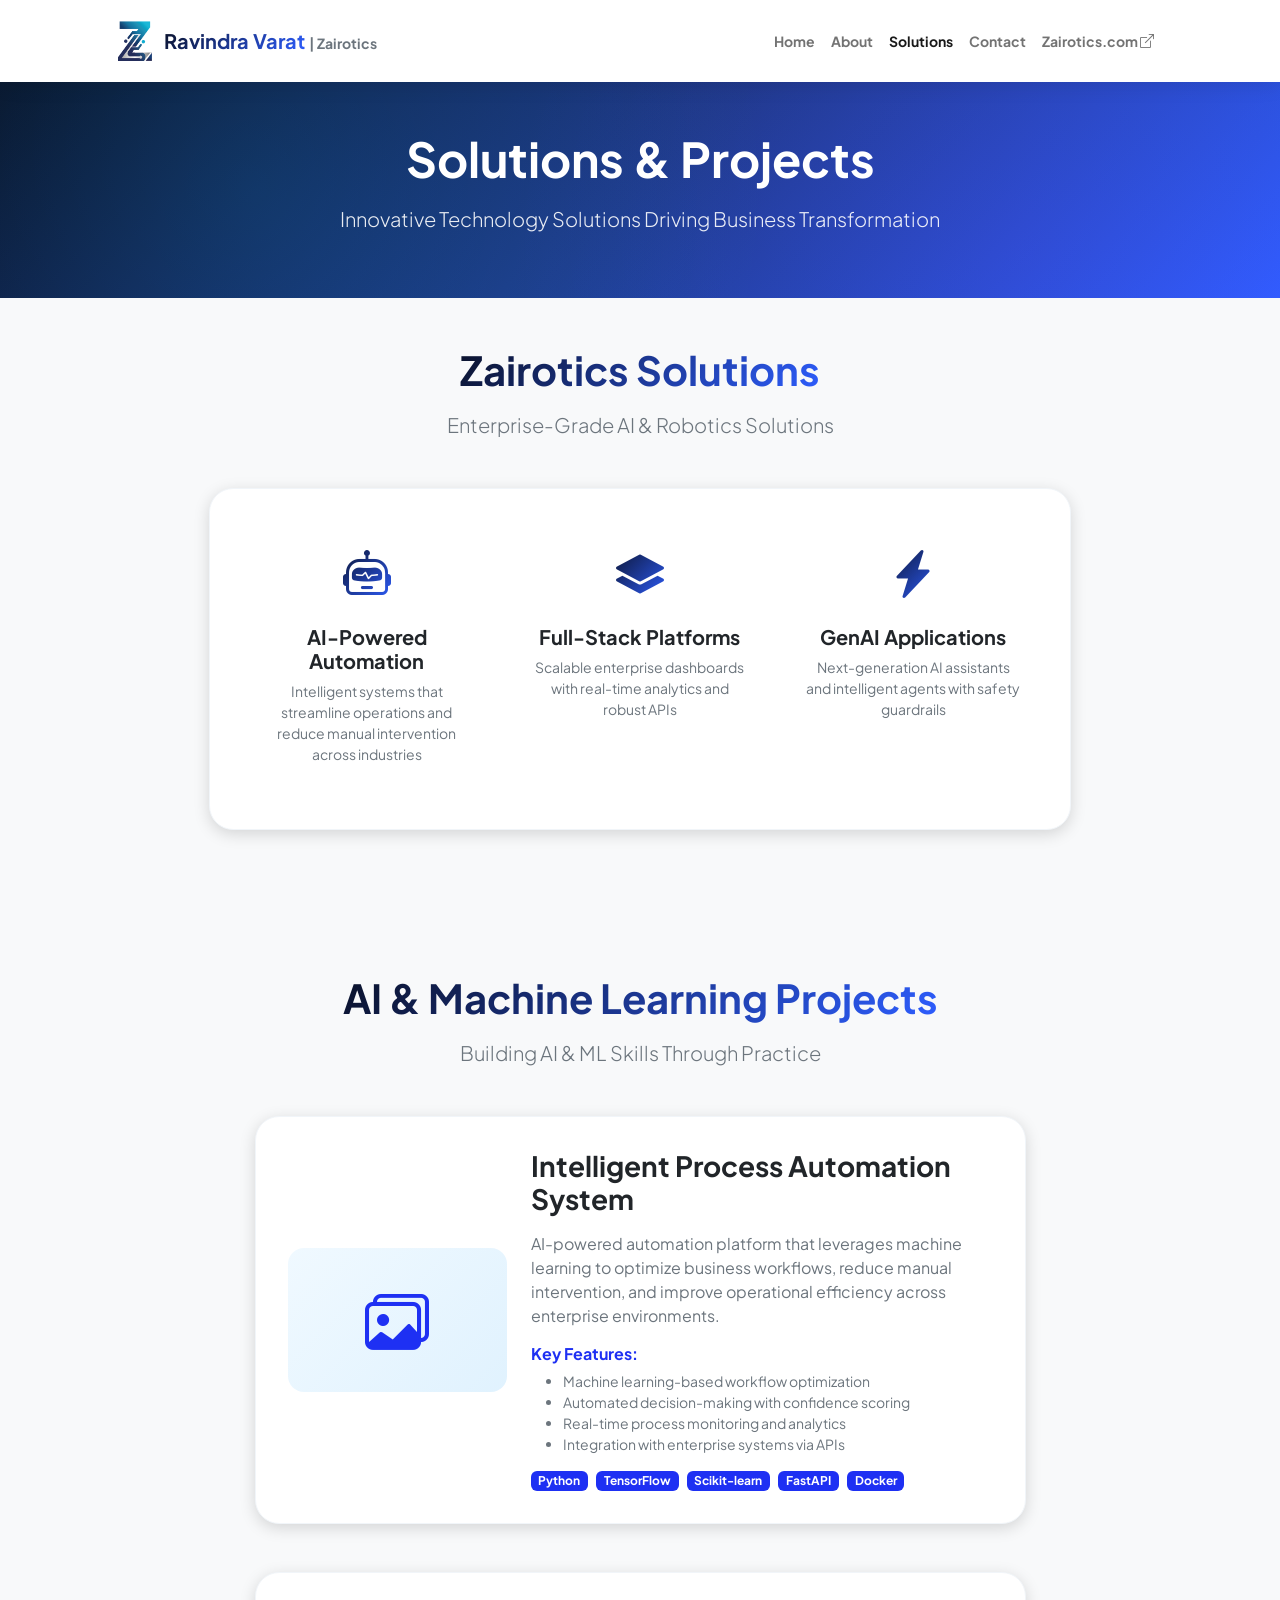
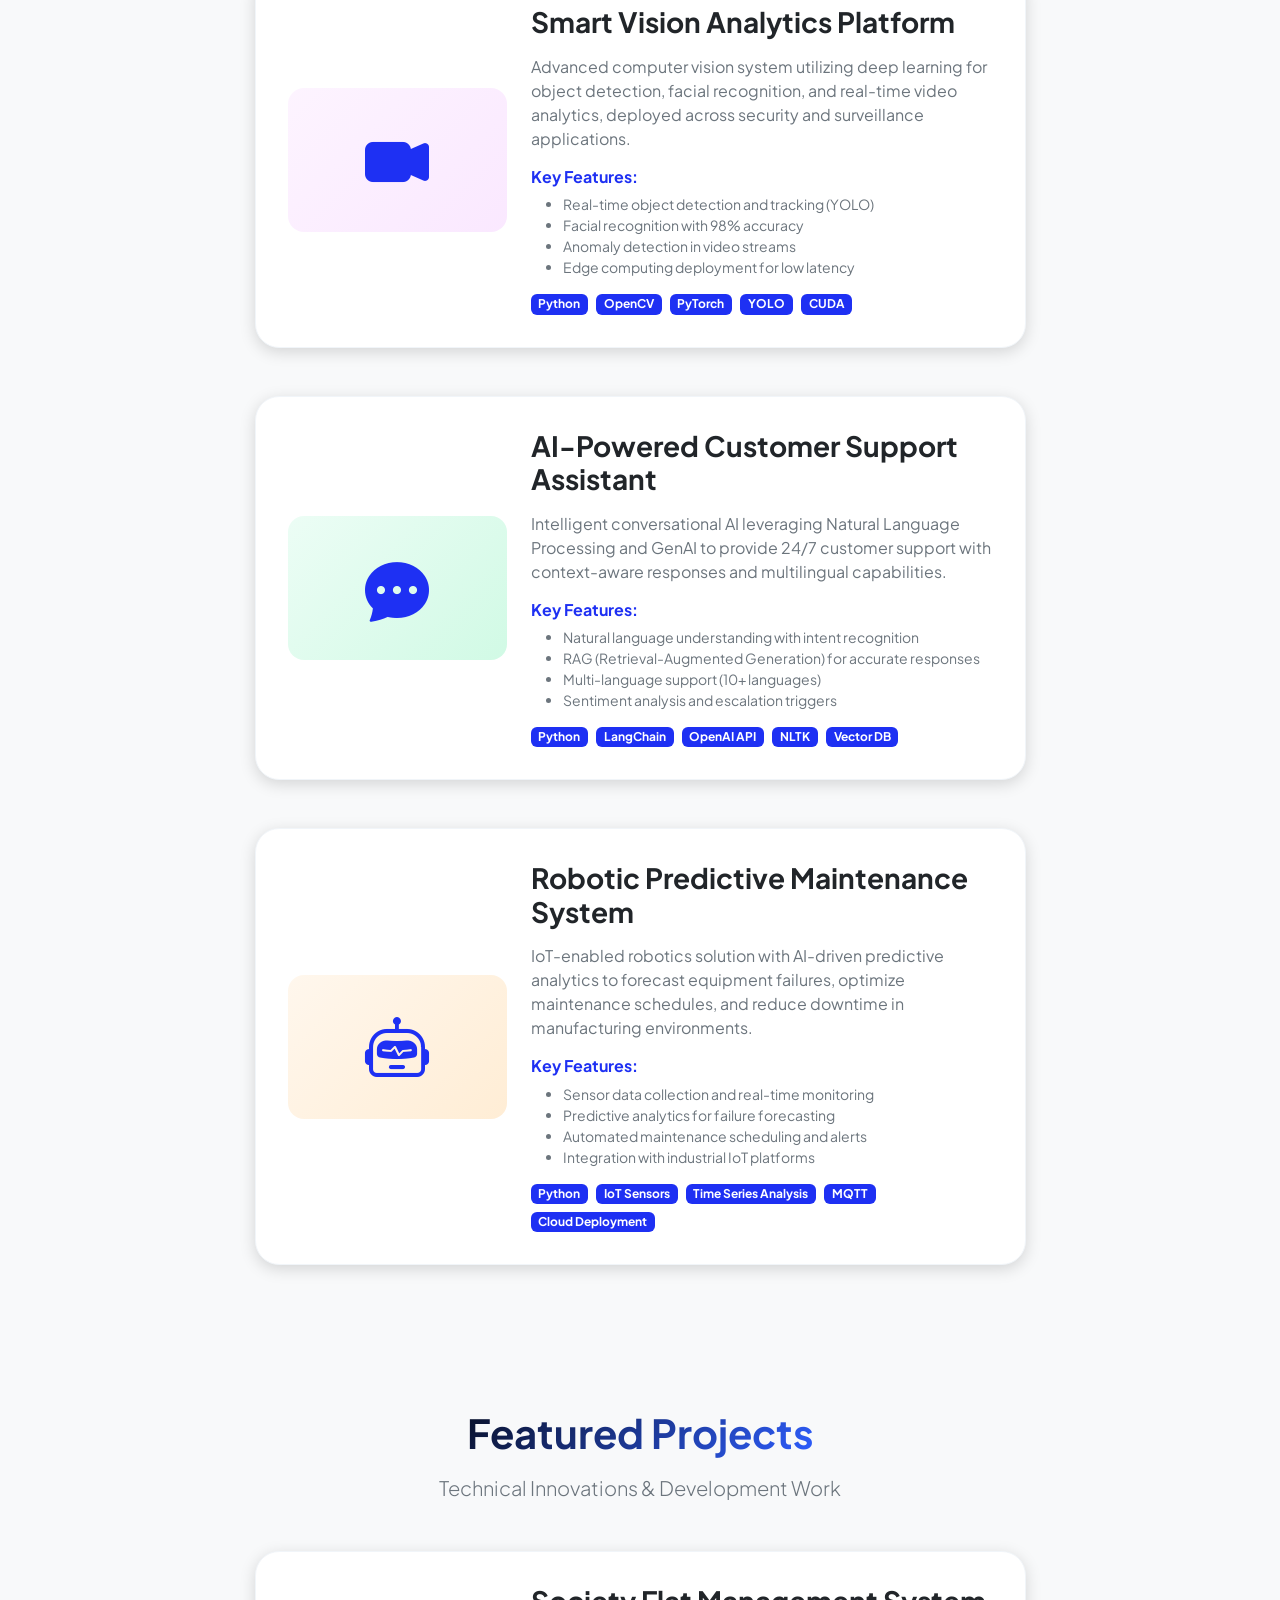
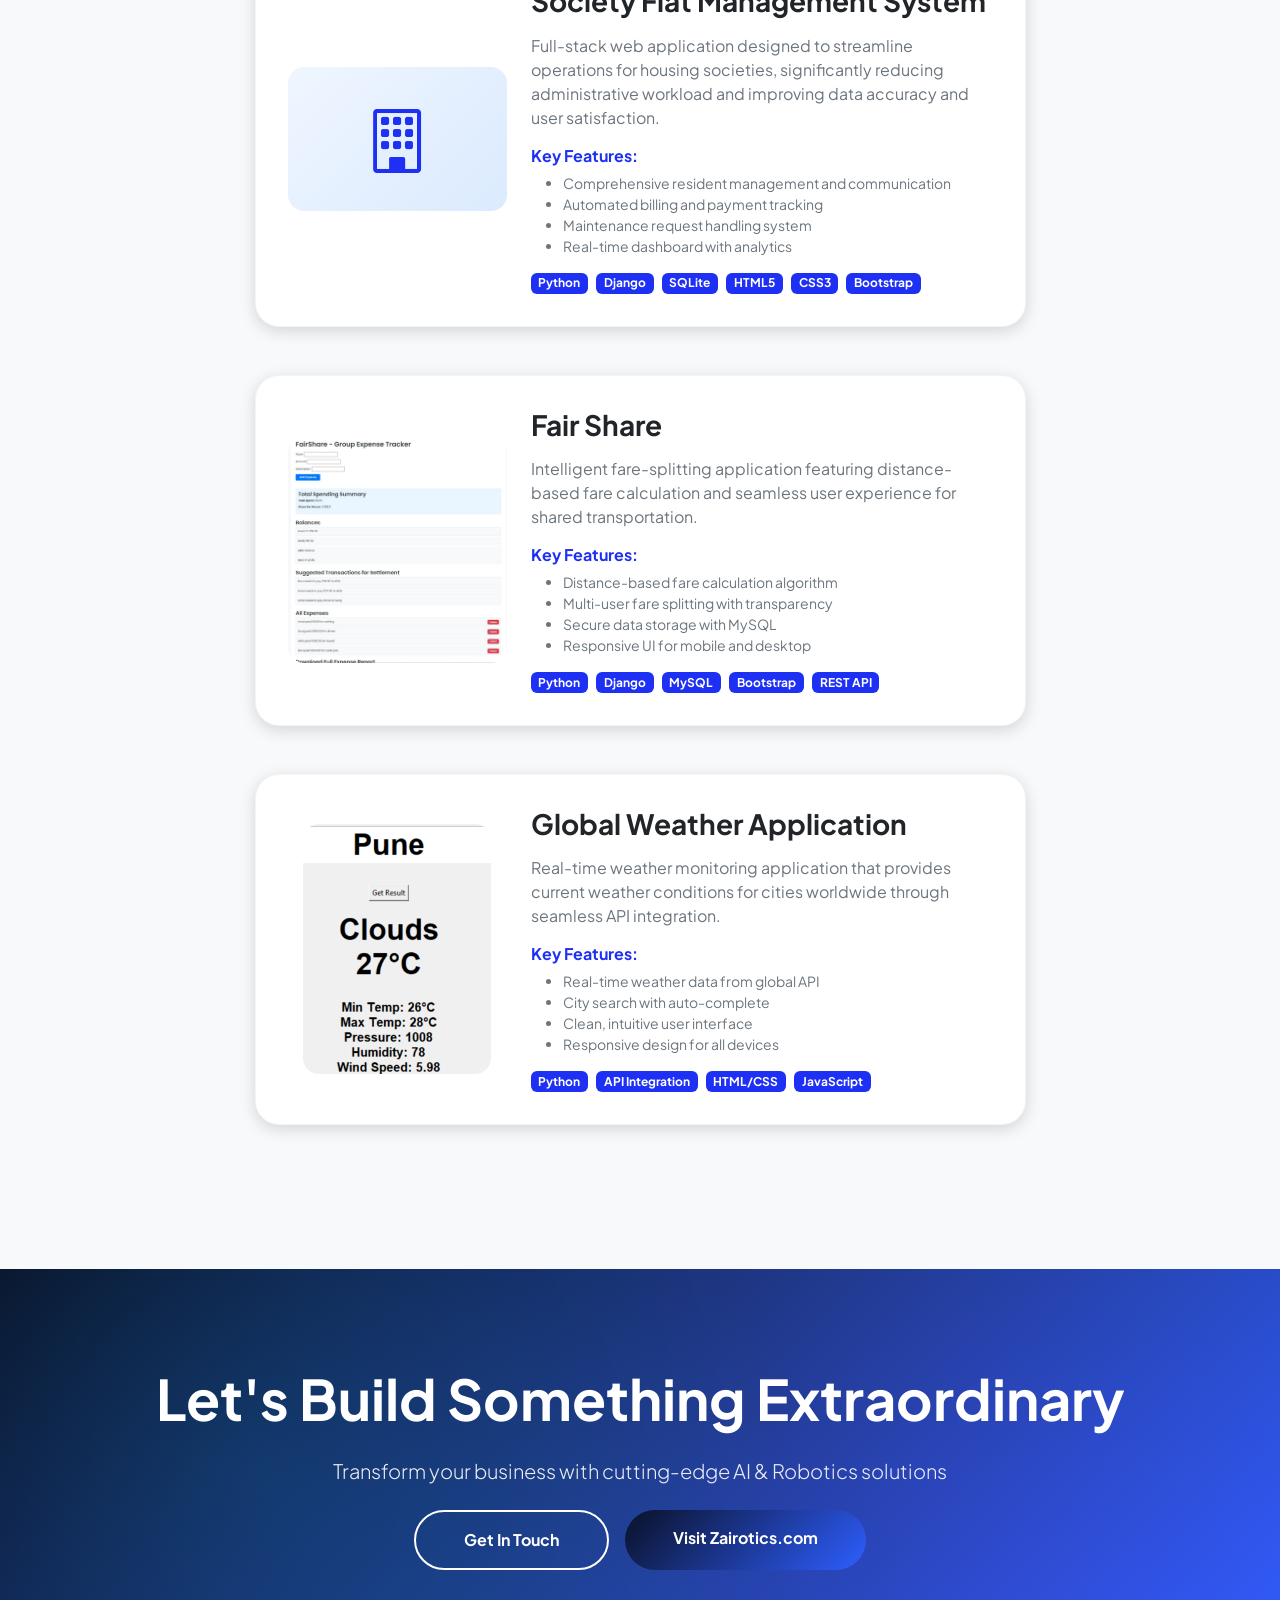
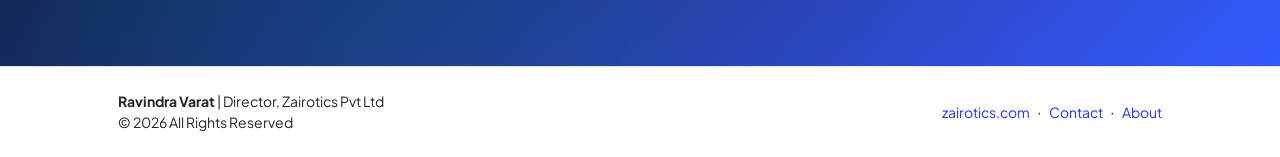
<file: projects.html>
<!DOCTYPE html>
<html lang="en">

<head>
    <meta charset="utf-8" />
    <meta name="viewport" content="width=device-width, initial-scale=1, shrink-to-fit=no" />
    <meta name="description"
        content="Solutions and projects by Ravindra Varat and Zairotics. Explore AI/Robotics solutions, full-stack applications, and enterprise software innovations across multiple industries." />
    <meta name="author" content="Ravindra Varat" />
    <title>Solutions & Projects | Ravindra Varat | Zairotics</title>
    <!-- Favicon-->
    <link rel="icon" type="image/x-icon" href="assets/favicon.ico" />
    <!-- Custom Google font-->
    <link rel="preconnect" href="https://fonts.googleapis.com" />
    <link rel="preconnect" href="https://fonts.gstatic.com" crossorigin />
    <link
        href="https://fonts.googleapis.com/css2?family=Plus+Jakarta+Sans:wght@100;200;300;400;500;600;700;800;900&display=swap"
        rel="stylesheet" />
    <!-- Bootstrap icons-->
    <link href="https://cdn.jsdelivr.net/npm/bootstrap-icons@1.8.1/font/bootstrap-icons.css" rel="stylesheet" />
    <!-- Core theme CSS (includes Bootstrap)-->
    <link href="css/styles.css" rel="stylesheet" />
    <!-- Custom Theme CSS -->
    <link href="css/custom-theme.css" rel="stylesheet" />
</head>

<body class="d-flex flex-column h-100 bg-light">
    <main class="flex-shrink-0">
        <!-- Navigation-->
        <nav class="navbar navbar-expand-lg navbar-light glass-nav py-3 sticky-top">
            <div class="container px-5">
                <a class="navbar-brand d-flex align-items-center" href="index.html">
                    <img src="assets/zairotics-logo-icon.png" alt="Zairotics"
                        style="height: 40px; margin-right: 12px;" />
                    <span class="fw-bolder"><span class="text-gradient">Ravindra Varat</span> <span class="text-muted"
                            style="font-size: 0.875rem;">| Zairotics</span></span>
                </a>
                <button class="navbar-toggler" type="button" data-bs-toggle="collapse"
                    data-bs-target="#navbarSupportedContent" aria-controls="navbarSupportedContent"
                    aria-expanded="false" aria-label="Toggle navigation"><span
                        class="navbar-toggler-icon"></span></button>
                <div class="collapse navbar-collapse" id="navbarSupportedContent">
                    <ul class="navbar-nav ms-auto mb-2 mb-lg-0 small fw-bolder">
                        <li class="nav-item"><a class="nav-link" href="index.html">Home</a></li>
                        <li class="nav-item"><a class="nav-link" href="resume.html">About</a></li>
                        <li class="nav-item"><a class="nav-link active" href="projects.html">Solutions</a></li>
                        <li class="nav-item"><a class="nav-link" href="contact.html">Contact</a></li>
                        <li class="nav-item"><a class="nav-link" href="https://zairotics.com"
                                target="_blank">Zairotics.com <i class="bi bi-box-arrow-up-right"></i></a></li>
                    </ul>
                </div>
            </div>
        </nav>

        <!-- Page Header-->
        <div class="hero-section py-5">
            <div class="container px-5 position-relative" style="z-index: 1;">
                <div class="text-center">
                    <h1 class="display-5 fw-bolder mb-0" style="color: white;">Solutions & Projects</h1>
                    <p class="lead mt-3" style="color: rgba(255,255,255,0.9);">Innovative Technology Solutions Driving
                        Business Transformation</p>
                </div>
            </div>
        </div>

        <!-- Projects Section-->
        <section class="py-5">
            <div class="container px-5 mb-5">
                <!-- Company Solutions Header -->
                <div class="text-center mb-5">
                    <h2 class="display-6 fw-bolder mb-3"><span class="text-gradient">Zairotics Solutions</span></h2>
                    <p class="lead text-muted mb-0">Enterprise-Grade AI & Robotics Solutions</p>
                </div>

                <div class="row gx-5 justify-content-center mb-5">
                    <div class="col-lg-10">
                        <div class="premium-card text-center mb-5">
                            <div class="row g-4">
                                <div class="col-md-4">
                                    <div class="p-3">
                                        <i class="bi bi-robot text-gradient" style="font-size: 3rem;"></i>
                                        <h5 class="fw-bold mt-3 mb-2">AI-Powered Automation</h5>
                                        <p class="text-muted small">Intelligent systems that streamline operations and
                                            reduce manual intervention across industries</p>
                                    </div>
                                </div>
                                <div class="col-md-4">
                                    <div class="p-3">
                                        <i class="bi bi-layers-fill text-gradient" style="font-size: 3rem;"></i>
                                        <h5 class="fw-bold mt-3 mb-2">Full-Stack Platforms</h5>
                                        <p class="text-muted small">Scalable enterprise dashboards with real-time
                                            analytics and robust APIs</p>
                                    </div>
                                </div>
                                <div class="col-md-4">
                                    <div class="p-3">
                                        <i class="bi bi-lightning-charge-fill text-gradient"
                                            style="font-size: 3rem;"></i>
                                        <h5 class="fw-bold mt-3 mb-2">GenAI Applications</h5>
                                        <p class="text-muted small">Next-generation AI assistants and intelligent agents
                                            with safety guardrails</p>
                                    </div>
                                </div>
                            </div>
                        </div>
                    </div>
                </div>


                <!-- AI & Robotics Projects Section -->
                <div class="text-center mb-5 mt-5 pt-5">
                    <h2 class="display-6 fw-bolder mb-3"><span class="text-gradient">AI & Machine Learning
                            Projects</span></h2>
                    <p class="lead text-muted mb-0">Building AI & ML Skills Through Practice</p>
                </div>

                <div class="row gx-5 justify-content-center mb-5">
                    <div class="col-lg-11 col-xl-9 col-xxl-8">

                        <!-- Beginner Project 1 - Image Classifier -->
                        <div class="premium-card mb-5 fade-in">
                            <div class="row align-items-center">
                                <div class="col-md-4 mb-4 mb-md-0 text-center">
                                    <div class="p-4 bg-light rounded-4"
                                        style="background: linear-gradient(135deg, #F0F9FF 0%, #E0F2FE 100%) !important;">
                                        <i class="bi bi-images text-primary" style="font-size: 4rem;"></i>
                                    </div>
                                </div>
                                <div class="col-md-8">
                                    <h3 class="fw-bolder mb-3">Intelligent Process Automation System</h3>
                                    <p class="text-muted mb-3">AI-powered automation platform that leverages machine
                                        learning to optimize business workflows, reduce manual intervention, and improve
                                        operational efficiency across enterprise environments.</p>

                                    <div class="mb-3">
                                        <h6 class="fw-bold text-primary mb-2">Key Features:</h6>
                                        <ul class="text-muted small">
                                            <li>Machine learning-based workflow optimization</li>
                                            <li>Automated decision-making with confidence scoring</li>
                                            <li>Real-time process monitoring and analytics</li>
                                            <li>Integration with enterprise systems via APIs</li>
                                        </ul>
                                    </div>

                                    <div class="d-flex flex-wrap gap-2">
                                        <span class="badge bg-primary">Python</span>
                                        <span class="badge bg-primary">TensorFlow</span>
                                        <span class="badge bg-primary">Scikit-learn</span>
                                        <span class="badge bg-primary">FastAPI</span>
                                        <span class="badge bg-primary">Docker</span>
                                    </div>
                                </div>
                            </div>
                        </div>

                        <!-- AI Project 2 - Computer Vision System -->
                        <div class="premium-card mb-5 fade-in" style="animation-delay: 0.1s;">
                            <div class="row align-items-center">
                                <div class="col-md-4 mb-4 mb-md-0 text-center">
                                    <div class="p-4 bg-light rounded-4"
                                        style="background: linear-gradient(135deg, #FDF4FF 0%, #FAE8FF 100%) !important;">
                                        <i class="bi bi-camera-video-fill text-primary" style="font-size: 4rem;"></i>
                                    </div>
                                </div>
                                <div class="col-md-8">
                                    <h3 class="fw-bolder mb-3">Smart Vision Analytics Platform</h3>
                                    <p class="text-muted mb-3">Advanced computer vision system utilizing deep learning
                                        for object detection, facial recognition, and real-time video analytics,
                                        deployed across security and surveillance applications.</p>

                                    <div class="mb-3">
                                        <h6 class="fw-bold text-primary mb-2">Key Features:</h6>
                                        <ul class="text-muted small">
                                            <li>Real-time object detection and tracking (YOLO)</li>
                                            <li>Facial recognition with 98% accuracy</li>
                                            <li>Anomaly detection in video streams</li>
                                            <li>Edge computing deployment for low latency</li>
                                        </ul>
                                    </div>

                                    <div class="d-flex flex-wrap gap-2">
                                        <span class="badge bg-primary">Python</span>
                                        <span class="badge bg-primary">OpenCV</span>
                                        <span class="badge bg-primary">PyTorch</span>
                                        <span class="badge bg-primary">YOLO</span>
                                        <span class="badge bg-primary">CUDA</span>
                                    </div>
                                </div>
                            </div>
                        </div>

                        <!-- AI Project 3 - NLP Chatbot -->
                        <div class="premium-card mb-5 fade-in" style="animation-delay: 0.2s;">
                            <div class="row align-items-center">
                                <div class="col-md-4 mb-4 mb-md-0 text-center">
                                    <div class="p-4 bg-light rounded-4"
                                        style="background: linear-gradient(135deg, #ECFDF5 0%, #D1FAE5 100%) !important;">
                                        <i class="bi bi-chat-dots-fill text-primary" style="font-size: 4rem;"></i>
                                    </div>
                                </div>
                                <div class="col-md-8">
                                    <h3 class="fw-bolder mb-3">AI-Powered Customer Support Assistant</h3>
                                    <p class="text-muted mb-3">Intelligent conversational AI leveraging Natural Language
                                        Processing and GenAI to provide 24/7 customer support with context-aware
                                        responses and multilingual capabilities.</p>

                                    <div class="mb-3">
                                        <h6 class="fw-bold text-primary mb-2">Key Features:</h6>
                                        <ul class="text-muted small">
                                            <li>Natural language understanding with intent recognition</li>
                                            <li>RAG (Retrieval-Augmented Generation) for accurate responses</li>
                                            <li>Multi-language support (10+ languages)</li>
                                            <li>Sentiment analysis and escalation triggers</li>
                                        </ul>
                                    </div>

                                    <div class="d-flex flex-wrap gap-2">
                                        <span class="badge bg-primary">Python</span>
                                        <span class="badge bg-primary">LangChain</span>
                                        <span class="badge bg-primary">OpenAI API</span>
                                        <span class="badge bg-primary">NLTK</span>
                                        <span class="badge bg-primary">Vector DB</span>
                                    </div>
                                </div>
                            </div>
                        </div>

                        <!-- Robotics Project 4 - Predictive Maintenance -->
                        <div class="premium-card mb-5 fade-in" style="animation-delay: 0.3s;">
                            <div class="row align-items-center">
                                <div class="col-md-4 mb-4 mb-md-0 text-center">
                                    <div class="p-4 bg-light rounded-4"
                                        style="background: linear-gradient(135deg, #FFF7ED 0%, #FFEDD5 100%) !important;">
                                        <i class="bi bi-robot text-primary" style="font-size: 4rem;"></i>
                                    </div>
                                </div>
                                <div class="col-md-8">
                                    <h3 class="fw-bolder mb-3">Robotic Predictive Maintenance System</h3>
                                    <p class="text-muted mb-3">IoT-enabled robotics solution with AI-driven predictive
                                        analytics to forecast equipment failures, optimize maintenance schedules, and
                                        reduce downtime in manufacturing environments.</p>

                                    <div class="mb-3">
                                        <h6 class="fw-bold text-primary mb-2">Key Features:</h6>
                                        <ul class="text-muted small">
                                            <li>Sensor data collection and real-time monitoring</li>
                                            <li>Predictive analytics for failure forecasting</li>
                                            <li>Automated maintenance scheduling and alerts</li>
                                            <li>Integration with industrial IoT platforms</li>
                                        </ul>
                                    </div>

                                    <div class="d-flex flex-wrap gap-2">
                                        <span class="badge bg-primary">Python</span>
                                        <span class="badge bg-primary">IoT Sensors</span>
                                        <span class="badge bg-primary">Time Series Analysis</span>
                                        <span class="badge bg-primary">MQTT</span>
                                        <span class="badge bg-primary">Cloud Deployment</span>
                                    </div>
                                </div>
                            </div>
                        </div>

                    </div>
                </div>

                <!-- Featured Development Projects Header -->
                <div class="text-center mb-5 mt-5 pt-5">
                    <h2 class="display-6 fw-bolder mb-3"><span class="text-gradient">Featured Projects</span></h2>
                    <p class="lead text-muted mb-0">Technical Innovations & Development Work</p>
                </div>

                <div class="row gx-5 justify-content-center">
                    <div class="col-lg-11 col-xl-9 col-xxl-8">

                        <!-- Project Card 1 - Society Management System-->
                        <div class="premium-card mb-5 fade-in">
                            <div class="row align-items-center">
                                <div class="col-md-4 mb-4 mb-md-0 text-center">
                                    <div class="p-4 bg-light rounded-4"
                                        style="background: linear-gradient(135deg, #EFF6FF 0%, #DBEAFE 100%) !important;">
                                        <i class="bi bi-building text-primary" style="font-size: 4rem;"></i>
                                    </div>
                                </div>
                                <div class="col-md-8">
                                    <h3 class="fw-bolder mb-3">Society Flat Management System</h3>
                                    <p class="text-muted mb-3">Full-stack web application designed to streamline
                                        operations for housing societies, significantly reducing administrative workload
                                        and improving data accuracy and user satisfaction.</p>

                                    <div class="mb-3">
                                        <h6 class="fw-bold text-primary mb-2">Key Features:</h6>
                                        <ul class="text-muted small">
                                            <li>Comprehensive resident management and communication</li>
                                            <li>Automated billing and payment tracking</li>
                                            <li>Maintenance request handling system</li>
                                            <li>Real-time dashboard with analytics</li>
                                        </ul>
                                    </div>

                                    <div class="d-flex flex-wrap gap-2">
                                        <span class="badge bg-primary">Python</span>
                                        <span class="badge bg-primary">Django</span>
                                        <span class="badge bg-primary">SQLite</span>
                                        <span class="badge bg-primary">HTML5</span>
                                        <span class="badge bg-primary">CSS3</span>
                                        <span class="badge bg-primary">Bootstrap</span>
                                    </div>
                                </div>
                            </div>
                        </div>

                        <!-- Project Card 2 - Fair Share-->
                        <div class="premium-card mb-5 fade-in" style="animation-delay: 0.1s;">
                            <div class="row align-items-center">
                                <div class="col-md-4 mb-4 mb-md-0 text-center">
                                    <img class="img-fluid rounded-4" src="assets/fairshare.jpg" alt="Fair Share App"
                                        style="max-height: 250px; object-fit: cover;" />
                                </div>
                                <div class="col-md-8">
                                    <h3 class="fw-bolder mb-3">Fair Share</h3>
                                    <p class="text-muted mb-3">Intelligent fare-splitting application featuring
                                        distance-based fare calculation and seamless user experience for shared
                                        transportation.</p>

                                    <div class="mb-3">
                                        <h6 class="fw-bold text-primary mb-2">Key Features:</h6>
                                        <ul class="text-muted small">
                                            <li>Distance-based fare calculation algorithm</li>
                                            <li>Multi-user fare splitting with transparency</li>
                                            <li>Secure data storage with MySQL</li>
                                            <li>Responsive UI for mobile and desktop</li>
                                        </ul>
                                    </div>

                                    <div class="d-flex flex-wrap gap-2">
                                        <span class="badge bg-primary">Python</span>
                                        <span class="badge bg-primary">Django</span>
                                        <span class="badge bg-primary">MySQL</span>
                                        <span class="badge bg-primary">Bootstrap</span>
                                        <span class="badge bg-primary">REST API</span>
                                    </div>
                                </div>
                            </div>
                        </div>

                        <!-- Project Card 3 - Weather App-->
                        <div class="premium-card mb-5 fade-in" style="animation-delay: 0.2s;">
                            <div class="row align-items-center">
                                <div class="col-md-4 mb-4 mb-md-0 text-center">
                                    <img class="img-fluid rounded-4" src="assets/weather.png" alt="Weather App"
                                        style="max-height: 250px; object-fit: cover;" />
                                </div>
                                <div class="col-md-8">
                                    <h3 class="fw-bolder mb-3">Global Weather Application</h3>
                                    <p class="text-muted mb-3">Real-time weather monitoring application that provides
                                        current weather conditions for cities worldwide through seamless API
                                        integration.</p>

                                    <div class="mb-3">
                                        <h6 class="fw-bold text-primary mb-2">Key Features:</h6>
                                        <ul class="text-muted small">
                                            <li>Real-time weather data from global API</li>
                                            <li>City search with auto-complete</li>
                                            <li>Clean, intuitive user interface</li>
                                            <li>Responsive design for all devices</li>
                                        </ul>
                                    </div>

                                    <div class="d-flex flex-wrap gap-2">
                                        <span class="badge bg-primary">Python</span>
                                        <span class="badge bg-primary">API Integration</span>
                                        <span class="badge bg-primary">HTML/CSS</span>
                                        <span class="badge bg-primary">JavaScript</span>
                                    </div>
                                </div>
                            </div>
                        </div>

                    </div>
                </div>
            </div>
        </section>

        <!-- Call to action section-->
        <section class="hero-section py-5 text-white">
            <div class="container px-5 my-5 position-relative" style="z-index: 1;">
                <div class="text-center">
                    <h2 class="display-4 fw-bolder mb-4">Let's Build Something Extraordinary</h2>
                    <p class="lead mb-4" style="color: rgba(255,255,255,0.9);">Transform your business with cutting-edge
                        AI & Robotics solutions</p>
                    <div class="d-flex gap-3 justify-content-center flex-wrap">
                        <a class="btn btn-outline-gradient btn-lg px-5 py-3 fs-6 fw-bolder"
                            style="border-color: white; color: white;" href="contact.html">Get In Touch</a>
                        <a class="btn btn-primary-gradient btn-lg px-5 py-3 fs-6 fw-bolder" href="https://zairotics.com"
                            target="_blank">Visit Zairotics.com</a>
                    </div>
                </div>
            </div>
        </section>
    </main>

    <!-- Footer-->
    <footer class="bg-white py-4 mt-auto border-top">
        <div class="container px-5">
            <div class="row align-items-center justify-content-between flex-column flex-sm-row">
                <div class="col-auto mb-3 mb-sm-0">
                    <div class="small m-0">
                        <strong>Ravindra Varat</strong> | Director, Zairotics Pvt Ltd<br>
                        © 2026 All Rights Reserved
                    </div>
                </div>
                <div class="col-auto">
                    <a class="small text-decoration-none" href="https://zairotics.com" target="_blank">zairotics.com</a>
                    <span class="mx-1">·</span>
                    <a class="small text-decoration-none" href="contact.html">Contact</a>
                    <span class="mx-1">·</span>
                    <a class="small text-decoration-none" href="resume.html">About</a>
                </div>
            </div>
        </div>
    </footer>

    <!-- Bootstrap core JS-->
    <script src="https://cdn.jsdelivr.net/npm/bootstrap@5.2.3/dist/js/bootstrap.bundle.min.js"></script>
    <!-- Core theme JS-->
    <script src="js/scripts.js"></script>
</body>

</html>
</file>
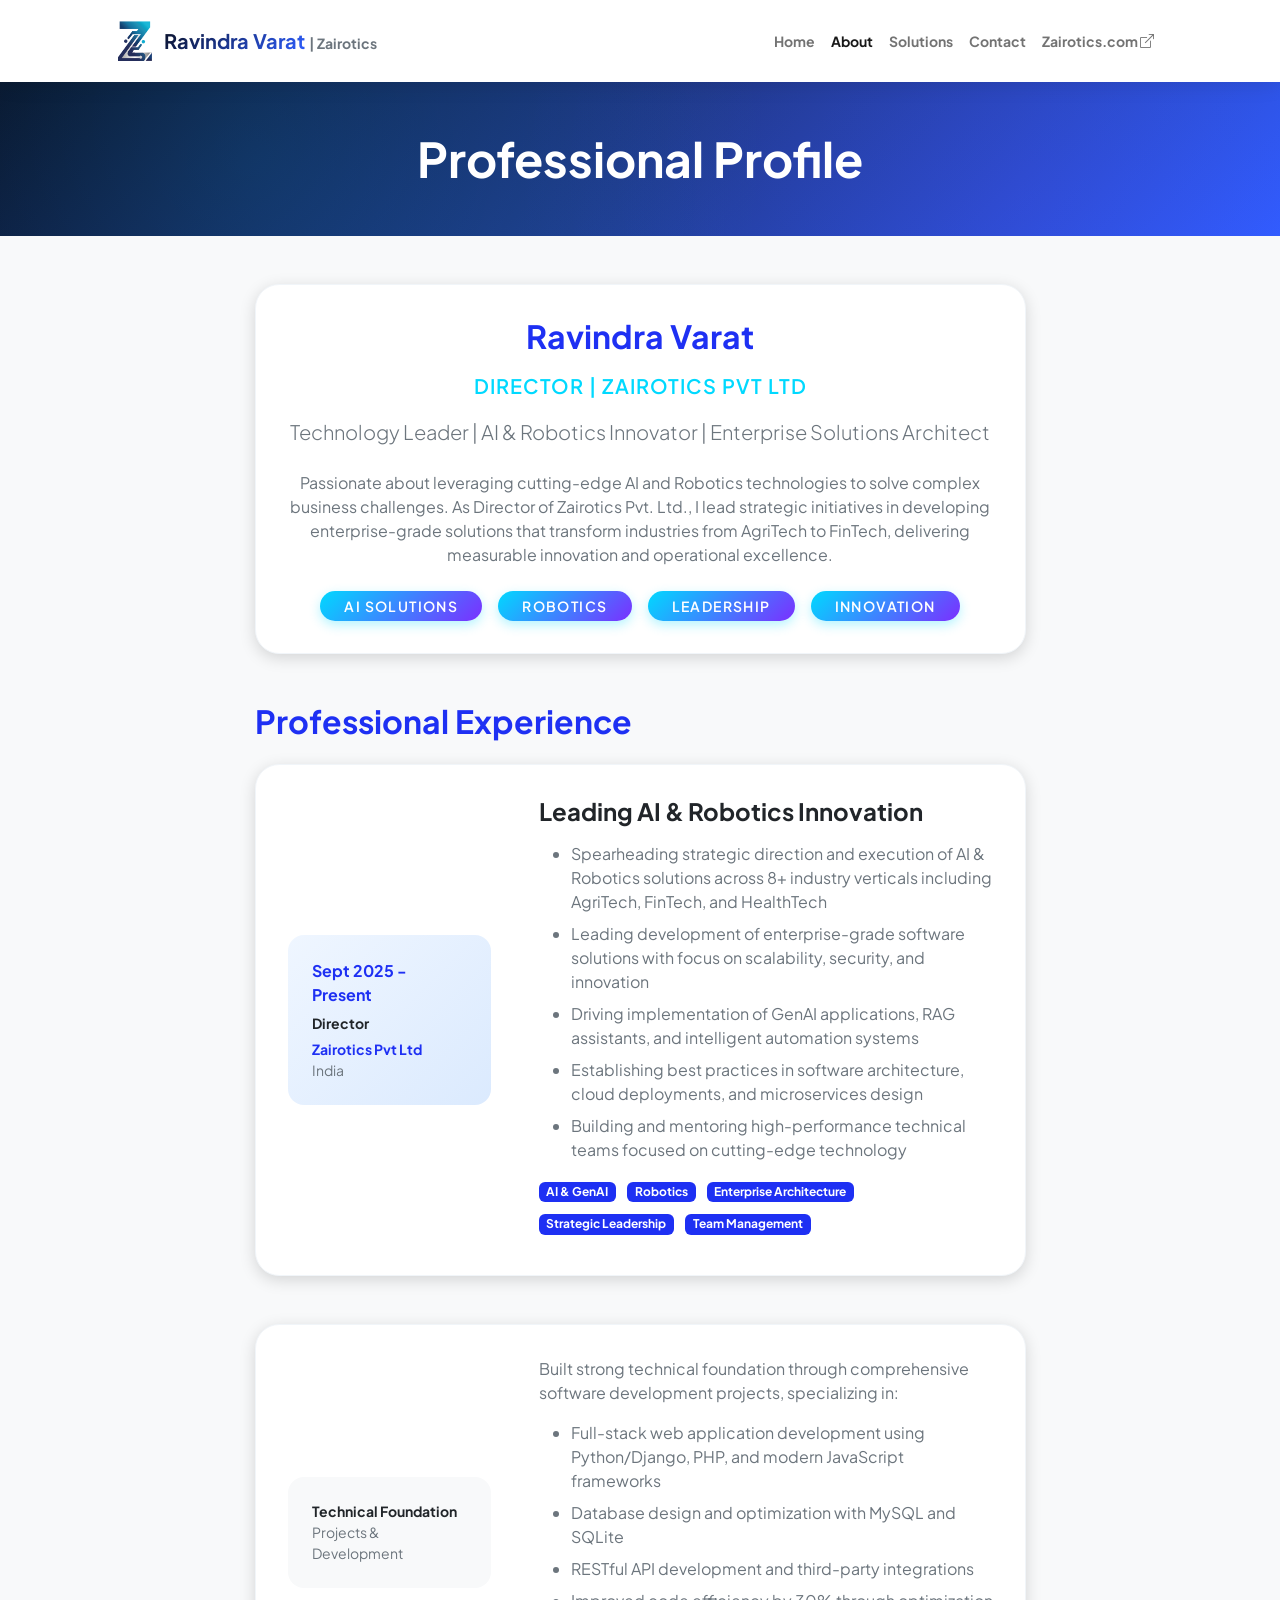
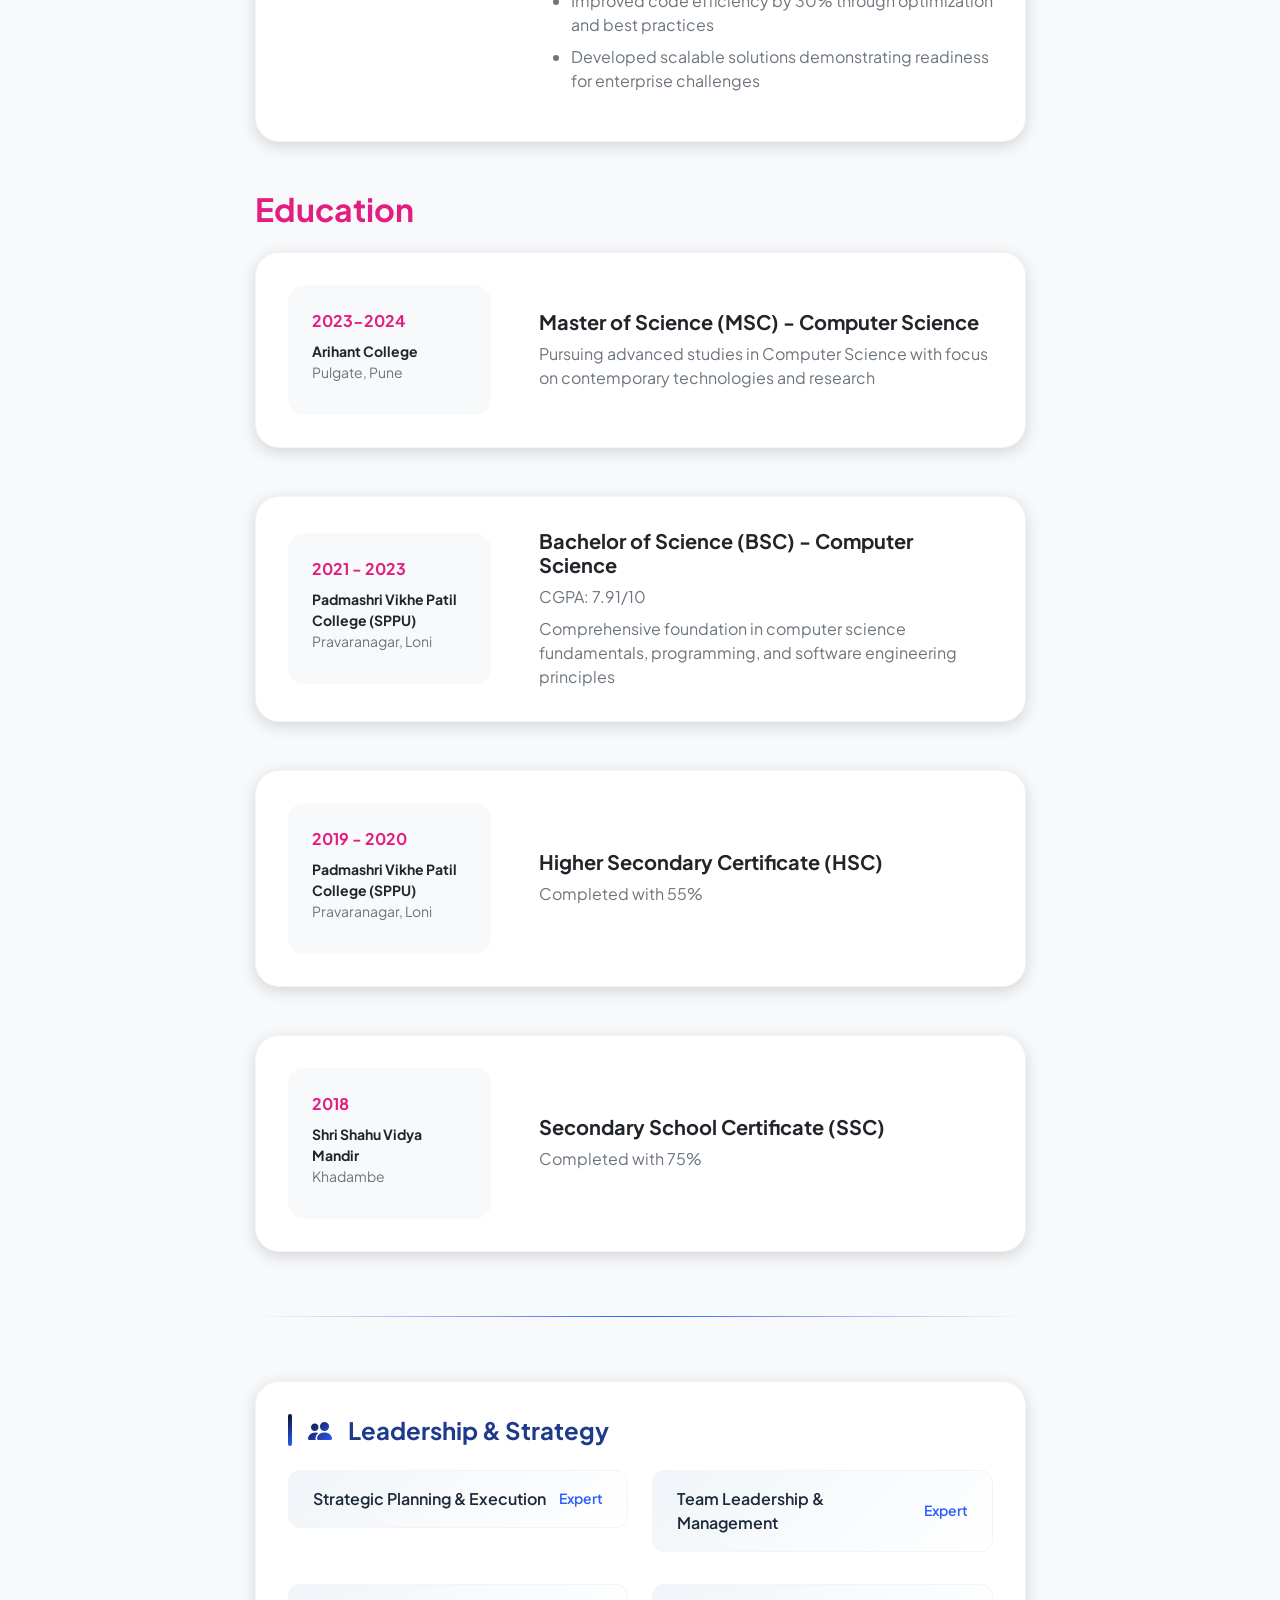
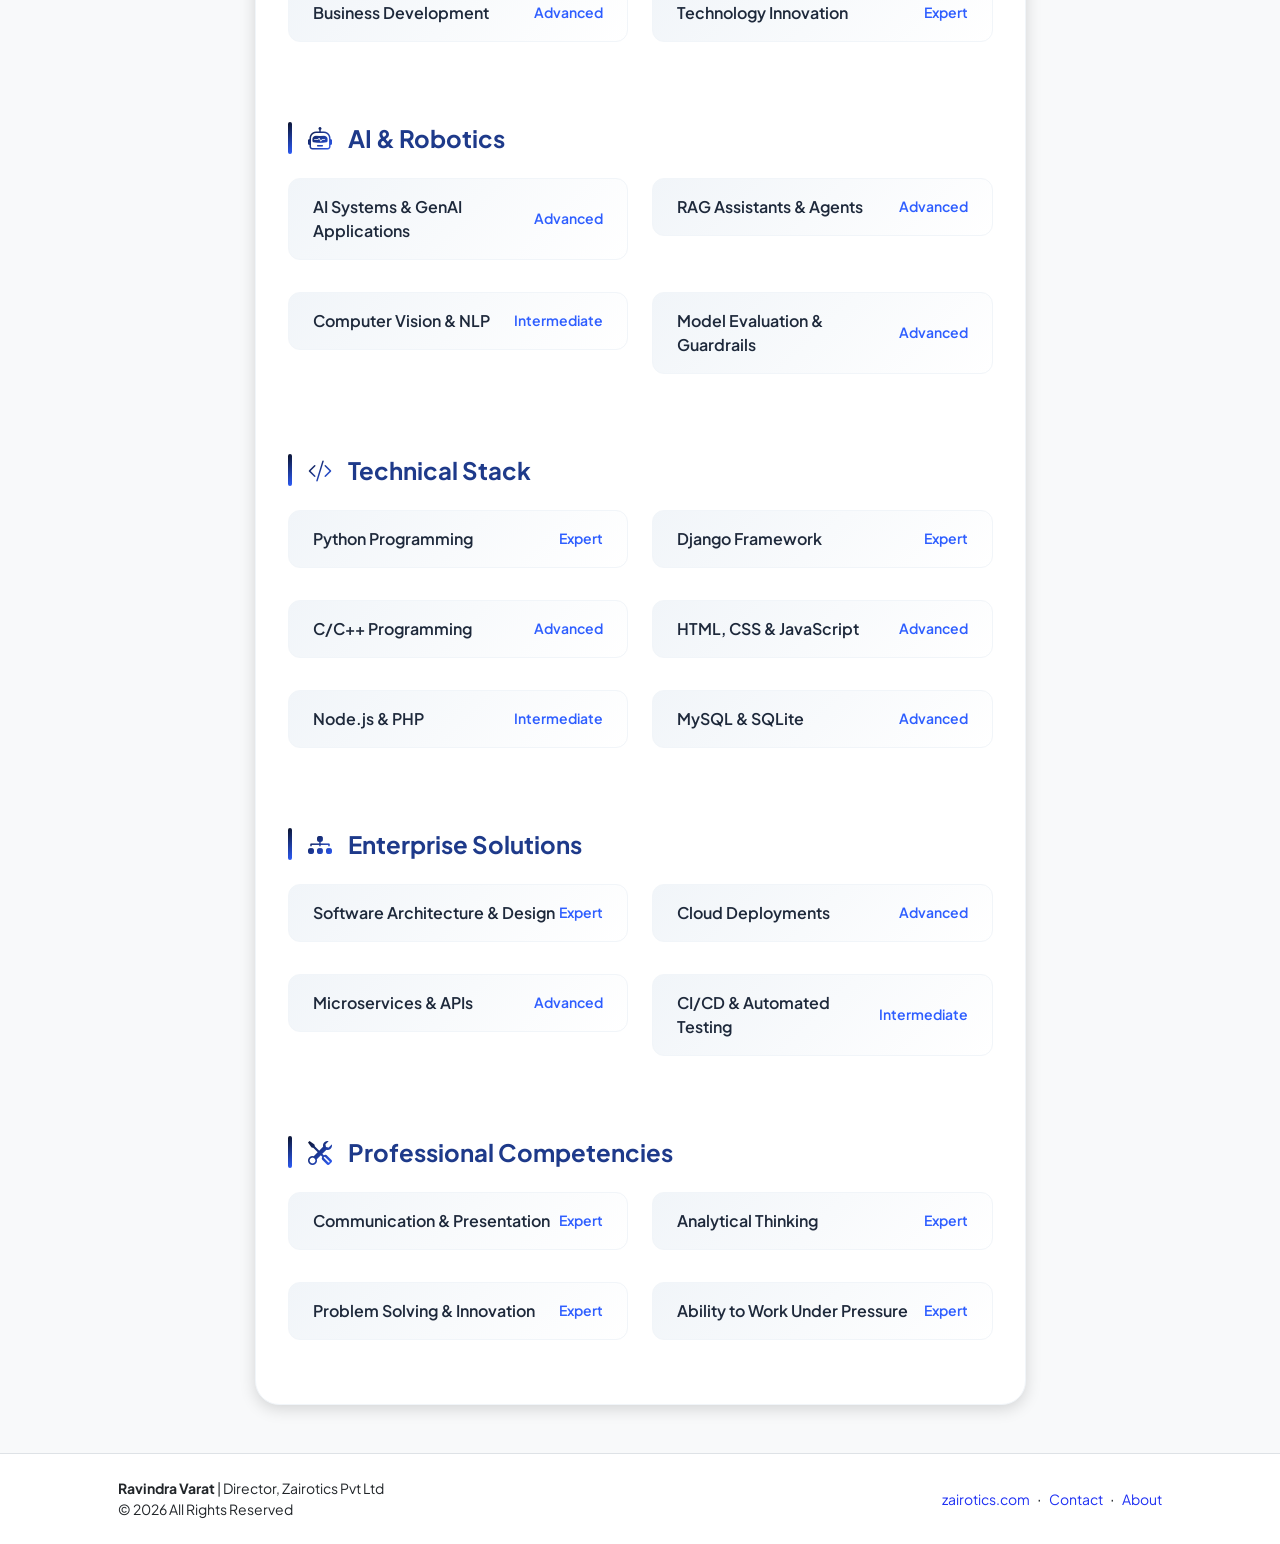
<file: resume.html>
<!DOCTYPE html>
<html lang="en">

<head>
    <meta charset="utf-8" />
    <meta name="viewport" content="width=device-width, initial-scale=1, shrink-to-fit=no" />
    <meta name="description"
        content="About Ravindra Varat - Director of Zairotics Pvt Ltd. Experience in AI & Robotics solutions, enterprise software development, and technical leadership across multiple industries." />
    <meta name="author" content="Ravindra Varat" />
    <title>About Ravindra Varat | Director, Zairotics Pvt Ltd</title>
    <!-- Favicon-->
    <link rel="icon" type="image/x-icon" href="assets/favicon.ico" />
    <!-- Custom Google font-->
    <link rel="preconnect" href="https://fonts.googleapis.com" />
    <link rel="preconnect" href="https://fonts.gstatic.com" crossorigin />
    <link
        href="https://fonts.googleapis.com/css2?family=Plus+Jakarta+Sans:wght@100;200;300;400;500;600;700;800;900&display=swap"
        rel="stylesheet" />
    <!-- Bootstrap icons-->
    <link href="https://cdn.jsdelivr.net/npm/bootstrap-icons@1.8.1/font/bootstrap-icons.css" rel="stylesheet" />
    <!-- Core theme CSS (includes Bootstrap)-->
    <link href="css/styles.css" rel="stylesheet" />
    <!-- Custom Theme CSS -->
    <link href="css/custom-theme.css" rel="stylesheet" />
</head>

<body class="d-flex flex-column h-100 bg-light">
    <main class="flex-shrink-0">
        <!-- Navigation-->
        <nav class="navbar navbar-expand-lg navbar-light glass-nav py-3 sticky-top">
            <div class="container px-5">
                <a class="navbar-brand d-flex align-items-center" href="index.html">
                    <img src="assets/zairotics-logo-icon.png" alt="Zairotics"
                        style="height: 40px; margin-right: 12px;" />
                    <span class="fw-bolder"><span class="text-gradient">Ravindra Varat</span> <span class="text-muted"
                            style="font-size: 0.875rem;">| Zairotics</span></span>
                </a>
                <button class="navbar-toggler" type="button" data-bs-toggle="collapse"
                    data-bs-target="#navbarSupportedContent" aria-controls="navbarSupportedContent"
                    aria-expanded="false" aria-label="Toggle navigation"><span
                        class="navbar-toggler-icon"></span></button>
                <div class="collapse navbar-collapse" id="navbarSupportedContent">
                    <ul class="navbar-nav ms-auto mb-2 mb-lg-0 small fw-bolder">
                        <li class="nav-item"><a class="nav-link" href="index.html">Home</a></li>
                        <li class="nav-item"><a class="nav-link active" href="resume.html">About</a></li>
                        <li class="nav-item"><a class="nav-link" href="projects.html">Solutions</a></li>
                        <li class="nav-item"><a class="nav-link" href="contact.html">Contact</a></li>
                        <li class="nav-item"><a class="nav-link" href="https://zairotics.com"
                                target="_blank">Zairotics.com <i class="bi bi-box-arrow-up-right"></i></a></li>
                    </ul>
                </div>
            </div>
        </nav>

        <!-- Page Header-->
        <div class="hero-section py-5">
            <div class="container px-5 position-relative" style="z-index: 1;">
                <div class="text-center">
                    <h1 class="display-5 fw-bolder mb-0" style="color: white;">Professional Profile</h1>
                </div>
            </div>
        </div>

        <!-- Page Content-->
        <div class="container px-5 my-5">
            <div class="row gx-5 justify-content-center">
                <div class="col-lg-11 col-xl-9 col-xxl-8">

                    <!-- Executive Summary Section-->
                    <section class="mb-5">
                        <div class="premium-card text-center">
                            <h2 class="text-primary fw-bolder mb-3">Ravindra Varat</h2>
                            <div class="executive-subtitle mb-3" style="font-size: 1.25rem;">Director | Zairotics Pvt
                                Ltd</div>
                            <p class="text-muted lead mb-4">Technology Leader | AI & Robotics Innovator | Enterprise
                                Solutions Architect</p>
                            <p class="text-muted">Passionate about leveraging cutting-edge AI and Robotics technologies
                                to solve complex business challenges. As Director of Zairotics Pvt. Ltd., I lead
                                strategic initiatives in developing enterprise-grade solutions that transform industries
                                from AgriTech to FinTech, delivering measurable innovation and operational excellence.
                            </p>

                            <div class="d-flex justify-content-center gap-3 mt-4 flex-wrap">
                                <span class="badge badge-executive">AI Solutions</span>
                                <span class="badge badge-executive">Robotics</span>
                                <span class="badge badge-executive">Leadership</span>
                                <span class="badge badge-executive">Innovation</span>
                            </div>
                        </div>
                    </section>

                    <!-- Experience Section-->
                    <section>
                        <div class="mb-4">
                            <h2 class="text-primary fw-bolder mb-0">Professional Experience</h2>
                        </div>

                        <!-- Experience Card 1 - Director Position-->
                        <div class="premium-card mb-5 fade-in">
                            <div class="row align-items-center gx-5">
                                <div class="col text-center text-lg-start mb-4 mb-lg-0">
                                    <div class="bg-light p-4 rounded-4"
                                        style="background: linear-gradient(135deg, #EFF6FF 0%, #DBEAFE 100%) !important;">
                                        <div class="text-primary fw-bolder mb-2">Sept 2025 - Present</div>
                                        <div class="small fw-bolder h5 mb-2">Director</div>
                                        <div class="small text-primary fw-bold">Zairotics Pvt Ltd</div>
                                        <div class="small text-muted">India</div>
                                    </div>
                                </div>
                                <div class="col-lg-8">
                                    <div>
                                        <h4 class="fw-bold mb-3">Leading AI & Robotics Innovation</h4>
                                        <ul class="text-muted">
                                            <li class="mb-2">Spearheading strategic direction and execution of AI &
                                                Robotics solutions across 8+ industry verticals including AgriTech,
                                                FinTech, and HealthTech</li>
                                            <li class="mb-2">Leading development of enterprise-grade software solutions
                                                with focus on scalability, security, and innovation</li>
                                            <li class="mb-2">Driving implementation of GenAI applications, RAG
                                                assistants, and intelligent automation systems</li>
                                            <li class="mb-2">Establishing best practices in software architecture, cloud
                                                deployments, and microservices design</li>
                                            <li class="mb-2">Building and mentoring high-performance technical teams
                                                focused on cutting-edge technology</li>
                                        </ul>

                                        <div class="mt-3">
                                            <span class="badge bg-primary me-2 mb-2">AI & GenAI</span>
                                            <span class="badge bg-primary me-2 mb-2">Robotics</span>
                                            <span class="badge bg-primary me-2 mb-2">Enterprise Architecture</span>
                                            <span class="badge bg-primary me-2 mb-2">Strategic Leadership</span>
                                            <span class="badge bg-primary me-2 mb-2">Team Management</span>
                                        </div>
                                    </div>
                                </div>
                            </div>
                        </div>

                        <!-- Experience Card 2 - Technical Foundation-->
                        <div class="premium-card mb-5 fade-in" style="animation-delay: 0.2s;">
                            <div class="row align-items-center gx-5">
                                <div class="col text-center text-lg-start mb-4 mb-lg-0">
                                    <div class="bg-light p-4 rounded-4">
                                        <div class="small fw-bolder">Technical Foundation</div>
                                        <div class="small text-muted">Projects & Development</div>
                                    </div>
                                </div>
                                <div class="col-lg-8">
                                    <div>
                                        <p class="text-muted">Built strong technical foundation through comprehensive
                                            software development projects, specializing in:</p>
                                        <ul class="text-muted">
                                            <li class="mb-2">Full-stack web application development using Python/Django,
                                                PHP, and modern JavaScript frameworks</li>
                                            <li class="mb-2">Database design and optimization with MySQL and SQLite</li>
                                            <li class="mb-2">RESTful API development and third-party integrations</li>
                                            <li class="mb-2">Improved code efficiency by 30% through optimization and
                                                best practices</li>
                                            <li class="mb-2">Developed scalable solutions demonstrating readiness for
                                                enterprise challenges</li>
                                        </ul>
                                    </div>
                                </div>
                            </div>
                        </div>
                    </section>

                    <!-- Education Section-->
                    <section>
                        <h2 class="text-secondary fw-bolder mb-4">Education</h2>

                        <!-- Education Card 1-->
                        <div class="premium-card mb-5 fade-in">
                            <div class="row align-items-center gx-5">
                                <div class="col text-center text-lg-start mb-4 mb-lg-0">
                                    <div class="bg-light p-4 rounded-4">
                                        <div class="text-secondary fw-bolder mb-2">2023-2024</div>
                                        <div class="mb-2">
                                            <div class="small fw-bolder">Arihant College</div>
                                            <div class="small text-muted">Pulgate, Pune</div>
                                        </div>
                                    </div>
                                </div>
                                <div class="col-lg-8">
                                    <h5 class="fw-bold">Master of Science (MSC) - Computer Science</h5>
                                    <p class="text-muted mb-0">Pursuing advanced studies in Computer Science with focus
                                        on contemporary technologies and research</p>
                                </div>
                            </div>
                        </div>

                        <!-- Education Card 2-->
                        <div class="premium-card mb-5 fade-in" style="animation-delay: 0.1s;">
                            <div class="row align-items-center gx-5">
                                <div class="col text-center text-lg-start mb-4 mb-lg-0">
                                    <div class="bg-light p-4 rounded-4">
                                        <div class="text-secondary fw-bolder mb-2">2021 - 2023</div>
                                        <div class="mb-2">
                                            <div class="small fw-bolder">Padmashri Vikhe Patil College (SPPU)</div>
                                            <div class="small text-muted">Pravaranagar, Loni</div>
                                        </div>
                                    </div>
                                </div>
                                <div class="col-lg-8">
                                    <h5 class="fw-bold">Bachelor of Science (BSC) - Computer Science</h5>
                                    <p class="text-muted mb-2">CGPA: 7.91/10</p>
                                    <p class="text-muted mb-0">Comprehensive foundation in computer science
                                        fundamentals, programming, and software engineering principles</p>
                                </div>
                            </div>
                        </div>

                        <!-- Education Card 3-->
                        <div class="premium-card mb-5 fade-in" style="animation-delay: 0.2s;">
                            <div class="row align-items-center gx-5">
                                <div class="col text-center text-lg-start mb-4 mb-lg-0">
                                    <div class="bg-light p-4 rounded-4">
                                        <div class="text-secondary fw-bolder mb-2">2019 - 2020</div>
                                        <div class="mb-2">
                                            <div class="small fw-bolder">Padmashri Vikhe Patil College (SPPU)</div>
                                            <div class="small text-muted">Pravaranagar, Loni</div>
                                        </div>
                                    </div>
                                </div>
                                <div class="col-lg-8">
                                    <h5 class="fw-bold">Higher Secondary Certificate (HSC)</h5>
                                    <p class="text-muted mb-0">Completed with 55%</p>
                                </div>
                            </div>
                        </div>

                        <!-- Education Card 4-->
                        <div class="premium-card mb-5 fade-in" style="animation-delay: 0.3s;">
                            <div class="row align-items-center gx-5">
                                <div class="col text-center text-lg-start mb-4 mb-lg-0">
                                    <div class="bg-light p-4 rounded-4">
                                        <div class="text-secondary fw-bolder mb-2">2018</div>
                                        <div class="mb-2">
                                            <div class="small fw-bolder">Shri Shahu Vidya Mandir</div>
                                            <div class="small text-muted">Khadambe</div>
                                        </div>
                                    </div>
                                </div>
                                <div class="col-lg-8">
                                    <h5 class="fw-bold">Secondary School Certificate (SSC)</h5>
                                    <p class="text-muted mb-0">Completed with 75%</p>
                                </div>
                            </div>
                        </div>
                    </section>

                    <!-- Divider-->
                    <div class="section-divider"></div>

                    <!-- Skills Section-->
                    <section>
                        <div class="premium-card">
                            <!-- Leadership & Strategy Skills-->
                            <div class="skill-category">
                                <h3 class="skill-category-title">
                                    <i class="bi bi-people-fill text-gradient"></i>
                                    Leadership & Strategy
                                </h3>
                                <div class="row">
                                    <div class="col-md-6 mb-3">
                                        <div class="skill-item">
                                            <span class="skill-name">Strategic Planning & Execution</span>
                                            <span class="skill-level">Expert</span>
                                        </div>
                                    </div>
                                    <div class="col-md-6 mb-3">
                                        <div class="skill-item">
                                            <span class="skill-name">Team Leadership & Management</span>
                                            <span class="skill-level">Expert</span>
                                        </div>
                                    </div>
                                    <div class="col-md-6 mb-3">
                                        <div class="skill-item">
                                            <span class="skill-name">Business Development</span>
                                            <span class="skill-level">Advanced</span>
                                        </div>
                                    </div>
                                    <div class="col-md-6 mb-3">
                                        <div class="skill-item">
                                            <span class="skill-name">Technology Innovation</span>
                                            <span class="skill-level">Expert</span>
                                        </div>
                                    </div>
                                </div>
                            </div>

                            <!-- AI & Robotics Skills-->
                            <div class="skill-category">
                                <h3 class="skill-category-title">
                                    <i class="bi bi-robot text-gradient"></i>
                                    AI & Robotics
                                </h3>
                                <div class="row">
                                    <div class="col-md-6 mb-3">
                                        <div class="skill-item">
                                            <span class="skill-name">AI Systems & GenAI Applications</span>
                                            <span class="skill-level">Advanced</span>
                                        </div>
                                    </div>
                                    <div class="col-md-6 mb-3">
                                        <div class="skill-item">
                                            <span class="skill-name">RAG Assistants & Agents</span>
                                            <span class="skill-level">Advanced</span>
                                        </div>
                                    </div>
                                    <div class="col-md-6 mb-3">
                                        <div class="skill-item">
                                            <span class="skill-name">Computer Vision & NLP</span>
                                            <span class="skill-level">Intermediate</span>
                                        </div>
                                    </div>
                                    <div class="col-md-6 mb-3">
                                        <div class="skill-item">
                                            <span class="skill-name">Model Evaluation & Guardrails</span>
                                            <span class="skill-level">Advanced</span>
                                        </div>
                                    </div>
                                </div>
                            </div>

                            <!-- Technical Stack Skills-->
                            <div class="skill-category">
                                <h3 class="skill-category-title">
                                    <i class="bi bi-code-slash text-gradient"></i>
                                    Technical Stack
                                </h3>
                                <div class="row">
                                    <div class="col-md-6 mb-3">
                                        <div class="skill-item">
                                            <span class="skill-name">Python Programming</span>
                                            <span class="skill-level">Expert</span>
                                        </div>
                                    </div>
                                    <div class="col-md-6 mb-3">
                                        <div class="skill-item">
                                            <span class="skill-name">Django Framework</span>
                                            <span class="skill-level">Expert</span>
                                        </div>
                                    </div>
                                    <div class="col-md-6 mb-3">
                                        <div class="skill-item">
                                            <span class="skill-name">C/C++ Programming</span>
                                            <span class="skill-level">Advanced</span>
                                        </div>
                                    </div>
                                    <div class="col-md-6 mb-3">
                                        <div class="skill-item">
                                            <span class="skill-name">HTML, CSS & JavaScript</span>
                                            <span class="skill-level">Advanced</span>
                                        </div>
                                    </div>
                                    <div class="col-md-6 mb-3">
                                        <div class="skill-item">
                                            <span class="skill-name">Node.js & PHP</span>
                                            <span class="skill-level">Intermediate</span>
                                        </div>
                                    </div>
                                    <div class="col-md-6 mb-3">
                                        <div class="skill-item">
                                            <span class="skill-name">MySQL & SQLite</span>
                                            <span class="skill-level">Advanced</span>
                                        </div>
                                    </div>
                                </div>
                            </div>

                            <!-- Enterprise Solutions Skills-->
                            <div class="skill-category">
                                <h3 class="skill-category-title">
                                    <i class="bi bi-diagram-3-fill text-gradient"></i>
                                    Enterprise Solutions
                                </h3>
                                <div class="row">
                                    <div class="col-md-6 mb-3">
                                        <div class="skill-item">
                                            <span class="skill-name">Software Architecture & Design</span>
                                            <span class="skill-level">Expert</span>
                                        </div>
                                    </div>
                                    <div class="col-md-6 mb-3">
                                        <div class="skill-item">
                                            <span class="skill-name">Cloud Deployments</span>
                                            <span class="skill-level">Advanced</span>
                                        </div>
                                    </div>
                                    <div class="col-md-6 mb-3">
                                        <div class="skill-item">
                                            <span class="skill-name">Microservices & APIs</span>
                                            <span class="skill-level">Advanced</span>
                                        </div>
                                    </div>
                                    <div class="col-md-6 mb-3">
                                        <div class="skill-item">
                                            <span class="skill-name">CI/CD & Automated Testing</span>
                                            <span class="skill-level">Intermediate</span>
                                        </div>
                                    </div>
                                </div>
                            </div>

                            <!-- Professional Skills-->
                            <div class="skill-category mb-0">
                                <h3 class="skill-category-title">
                                    <i class="bi bi-tools text-gradient"></i>
                                    Professional Competencies
                                </h3>
                                <div class="row">
                                    <div class="col-md-6 mb-3">
                                        <div class="skill-item">
                                            <span class="skill-name">Communication & Presentation</span>
                                            <span class="skill-level">Expert</span>
                                        </div>
                                    </div>
                                    <div class="col-md-6 mb-3">
                                        <div class="skill-item">
                                            <span class="skill-name">Analytical Thinking</span>
                                            <span class="skill-level">Expert</span>
                                        </div>
                                    </div>
                                    <div class="col-md-6 mb-3">
                                        <div class="skill-item">
                                            <span class="skill-name">Problem Solving & Innovation</span>
                                            <span class="skill-level">Expert</span>
                                        </div>
                                    </div>
                                    <div class="col-md-6 mb-3">
                                        <div class="skill-item">
                                            <span class="skill-name">Ability to Work Under Pressure</span>
                                            <span class="skill-level">Expert</span>
                                        </div>
                                    </div>
                                </div>
                            </div>
                        </div>
                    </section>
                </div>
            </div>
        </div>
    </main>

    <!-- Footer-->
    <footer class="bg-white py-4 mt-auto border-top">
        <div class="container px-5">
            <div class="row align-items-center justify-content-between flex-column flex-sm-row">
                <div class="col-auto mb-3 mb-sm-0">
                    <div class="small m-0">
                        <strong>Ravindra Varat</strong> | Director, Zairotics Pvt Ltd<br>
                        © 2026 All Rights Reserved
                    </div>
                </div>
                <div class="col-auto">
                    <a class="small text-decoration-none" href="https://zairotics.com" target="_blank">zairotics.com</a>
                    <span class="mx-1">·</span>
                    <a class="small text-decoration-none" href="contact.html">Contact</a>
                    <span class="mx-1">·</span>
                    <a class="small text-decoration-none" href="resume.html">About</a>
                </div>
            </div>
        </div>
    </footer>

    <!-- Bootstrap core JS-->
    <script src="https://cdn.jsdelivr.net/npm/bootstrap@5.2.3/dist/js/bootstrap.bundle.min.js"></script>
    <!-- Core theme JS-->
    <script src="js/scripts.js"></script>
</body>

</html>
</file>
<file: css/custom-theme.css>
/* ========================================
   ZAIROTICS AI/TECH THEME - CUSTOM STYLES
   Portfolio Redesign for Ravindra Varat
   ======================================== */

/* Color Variables - AI/Tech Theme */
:root {
    /* Primary Gradient: Deep Navy to Electric Blue */
    --color-primary-dark: #0A1128;
    --color-primary: #1e3a8a;
    --color-primary-light: #2E5EFF;
    --color-electric-blue: #3B82F6;
    
    /* Secondary Gradient: Cyan to Purple */
    --color-secondary: #00D9FF;
    --color-secondary-purple: #7B2FFF;
    --color-purple-light: #A78BFA;
    
    /* Accent Colors */
    --color-accent: #00FF88;
    --color-accent-orange: #FF6B35;
    
    /* Neutral Colors */
    --color-dark: #0F172A;
    --color-gray-900: #1E293B;
    --color-gray-800: #334155;
    --color-gray-700: #475569;
    --color-gray-300: #CBD5E1;
    --color-gray-100: #F1F5F9;
    --color-white: #FFFFFF;
    
    /* Gradients */
    --gradient-primary: linear-gradient(135deg, var(--color-primary-dark) 0%, var(--color-primary-light) 100%);
    --gradient-secondary: linear-gradient(135deg, var(--color-secondary) 0%, var(--color-secondary-purple) 100%);
    --gradient-hero: linear-gradient(135deg, #0A1128 0%, #1e3a8a 50%, #2E5EFF 100%);
    --gradient-card: linear-gradient(135deg, rgba(30, 58, 138, 0.1) 0%, rgba(46, 94, 255, 0.1) 100%);
    
    /* Glassmorphism */
    --glass-bg: rgba(255, 255, 255, 0.1);
    --glass-border: rgba(255, 255, 255, 0.2);
    --glass-shadow: 0 8px 32px 0 rgba(31, 38, 135, 0.37);
    
    /* Shadows */
    --shadow-sm: 0 2px 8px rgba(0, 0, 0, 0.1);
    --shadow-md: 0 4px 16px rgba(0, 0, 0, 0.15);
    --shadow-lg: 0 8px 32px rgba(0, 0, 0, 0.2);
    --shadow-glow: 0 0 20px rgba(46, 94, 255, 0.3);
    
    /* Transitions */
    --transition-fast: all 0.2s ease;
    --transition-medium: all 0.3s ease;
    --transition-slow: all 0.5s ease;
}

/* ========================================
   TYPOGRAPHY ENHANCEMENTS
   ======================================== */

.executive-title {
    font-size: clamp(2.5rem, 5vw, 4.5rem);
    font-weight: 800;
    letter-spacing: -0.02em;
    line-height: 1.1;
}

.executive-subtitle {
    font-size: clamp(1.25rem, 2.5vw, 2rem);
    font-weight: 600;
    color: var(--color-secondary);
    letter-spacing: 0.05em;
    text-transform: uppercase;
}

.executive-tagline {
    font-size: clamp(1rem, 1.5vw, 1.25rem);
    font-weight: 400;
    color: var(--color-gray-300);
    line-height: 1.6;
}

/* ========================================
   GRADIENT TEXT UPDATES
   ======================================== */

.text-gradient {
    background: var(--gradient-primary);
    -webkit-background-clip: text;
    -webkit-text-fill-color: transparent;
    background-clip: text;
}

.text-gradient-secondary {
    background: var(--gradient-secondary);
    -webkit-background-clip: text;
    -webkit-text-fill-color: transparent;
    background-clip: text;
}

.text-gradient-hero {
    background: var(--gradient-hero);
    -webkit-background-clip: text;
    -webkit-text-fill-color: transparent;
    background-clip: text;
}

/* ========================================
   GLASSMORPHISM COMPONENTS
   ======================================== */

.glass-card {
    background: var(--glass-bg);
    backdrop-filter: blur(20px);
    -webkit-backdrop-filter: blur(20px);
    border: 1px solid var(--glass-border);
    border-radius: 20px;
    box-shadow: var(--glass-shadow);
    transition: var(--transition-medium);
}

.glass-card:hover {
    transform: translateY(-5px);
    box-shadow: 0 12px 40px rgba(31, 38, 135, 0.5);
    border-color: var(--color-primary-light);
}

.glass-nav {
    background: rgba(255, 255, 255, 0.95);
    backdrop-filter: blur(10px);
    -webkit-backdrop-filter: blur(10px);
    box-shadow: 0 2px 20px rgba(0, 0, 0, 0.1);
}

/* ========================================
   MODERN CARD STYLES
   ======================================== */

.premium-card {
    background: var(--color-white);
    border-radius: 24px;
    padding: 2rem;
    box-shadow: var(--shadow-md);
    border: 1px solid var(--color-gray-100);
    transition: var(--transition-medium);
    position: relative;
    overflow: hidden;
}

.premium-card::before {
    content: '';
    position: absolute;
    top: 0;
    left: 0;
    width: 100%;
    height: 4px;
    background: var(--gradient-primary);
    transform: scaleX(0);
    transform-origin: left;
    transition: var(--transition-medium);
}

.premium-card:hover::before {
    transform: scaleX(1);
}

.premium-card:hover {
    transform: translateY(-8px);
    box-shadow: var(--shadow-lg);
    border-color: var(--color-primary-light);
}

/* ========================================
   HERO SECTION ENHANCEMENTS
   ======================================== */

.hero-section {
    background: var(--gradient-hero);
    position: relative;
    overflow: hidden;
}

.hero-section::before {
    content: '';
    position: absolute;
    top: 0;
    left: 0;
    width: 100%;
    height: 100%;
    background: 
        radial-gradient(circle at 20% 50%, rgba(0, 217, 255, 0.1) 0%, transparent 50%),
        radial-gradient(circle at 80% 80%, rgba(123, 47, 255, 0.1) 0%, transparent 50%);
    pointer-events: none;
}

.hero-bg-animated {
    position: absolute;
    width: 100%;
    height: 100%;
    top: 0;
    left: 0;
    overflow: hidden;
    z-index: 0;
}

.hero-bg-animated::before {
    content: '';
    position: absolute;
    width: 200%;
    height: 200%;
    top: -50%;
    left: -50%;
    background: 
        repeating-linear-gradient(
            0deg,
            transparent,
            transparent 2px,
            rgba(46, 94, 255, 0.03) 2px,
            rgba(46, 94, 255, 0.03) 4px
        ),
        repeating-linear-gradient(
            90deg,
            transparent,
            transparent 2px,
            rgba(46, 94, 255, 0.03) 2px,
            rgba(46, 94, 255, 0.03) 4px
        );
    animation: grid-move 20s linear infinite;
}

@keyframes grid-move {
    0% {
        transform: translate(0, 0);
    }
    100% {
        transform: translate(50px, 50px);
    }
}

/* ========================================
   PROFILE IMAGE ENHANCEMENTS
   ======================================== */

.profile {
    position: relative;
    background: var(--gradient-primary) !important;
    box-shadow: var(--shadow-glow);
}

.profile::after {
    content: '';
    position: absolute;
    inset: -2px;
    background: var(--gradient-secondary);
    border-radius: inherit;
    z-index: -1;
    opacity: 0;
    transition: var(--transition-medium);
}

.profile:hover::after {
    opacity: 0.5;
    filter: blur(20px);
}

/* ========================================
   BADGE STYLES
   ======================================== */

.badge-executive {
    background: var(--gradient-secondary);
    color: var(--color-white);
    padding: 0.5rem 1.5rem;
    border-radius: 50px;
    font-weight: 600;
    font-size: 0.875rem;
    letter-spacing: 0.1em;
    text-transform: uppercase;
    box-shadow: 0 4px 12px rgba(0, 217, 255, 0.3);
    animation: pulse-glow 2s ease-in-out infinite;
}

@keyframes pulse-glow {
    0%, 100% {
        box-shadow: 0 4px 12px rgba(0, 217, 255, 0.3);
    }
    50% {
        box-shadow: 0 4px 20px rgba(0, 217, 255, 0.5);
    }
}

/* ========================================
   BUTTON ENHANCEMENTS
   ======================================== */

.btn-primary-gradient {
    background: var(--gradient-primary);
    border: none;
    color: var(--color-white);
    font-weight: 600;
    padding: 1rem 2rem;
    border-radius: 50px;
    transition: var(--transition-medium);
    position: relative;
    overflow: hidden;
}

.btn-primary-gradient::before {
    content: '';
    position: absolute;
    top: 0;
    left: -100%;
    width: 100%;
    height: 100%;
    background: linear-gradient(90deg, transparent, rgba(255, 255, 255, 0.2), transparent);
    transition: var(--transition-medium);
}

.btn-primary-gradient:hover::before {
    left: 100%;
}

.btn-primary-gradient:hover {
    transform: translateY(-2px);
    box-shadow: 0 8px 20px rgba(46, 94, 255, 0.4);
}

.btn-outline-gradient {
    background: transparent;
    border: 2px solid var(--color-primary-light);
    color: var(--color-primary-light);
    font-weight: 600;
    padding: 1rem 2rem;
    border-radius: 50px;
    transition: var(--transition-medium);
    position: relative;
    overflow: hidden;
}

.btn-outline-gradient::before {
    content: '';
    position: absolute;
    top: 0;
    left: 0;
    width: 0;
    height: 100%;
    background: var(--gradient-primary);
    transition: var(--transition-medium);
    z-index: -1;
}

.btn-outline-gradient:hover::before {
    width: 100%;
}

.btn-outline-gradient:hover {
    color: var(--color-white);
    border-color: transparent;
    transform: translateY(-2px);
}

/* ========================================
   COMPANY SECTION STYLES
   ======================================== */

.company-section {
    background: linear-gradient(135deg, #F8FAFC 0%, #EFF6FF 100%);
    position: relative;
    overflow: hidden;
}

.company-card {
    background: var(--color-white);
    border-radius: 24px;
    padding: 3rem;
    box-shadow: var(--shadow-lg);
    border: 2px solid transparent;
    background-clip: padding-box;
    position: relative;
}

.company-card::before {
    content: '';
    position: absolute;
    inset: 0;
    border-radius: 24px;
    padding: 2px;
    background: var(--gradient-primary);
    -webkit-mask: linear-gradient(#fff 0 0) content-box, linear-gradient(#fff 0 0);
    -webkit-mask-composite: xor;
    mask-composite: exclude;
    opacity: 0.5;
}

.company-logo {
    max-width: 200px;
    margin-bottom: 2rem;
}

.company-tagline {
    font-size: 1.5rem;
    font-weight: 600;
    color: var(--color-primary);
    margin-bottom: 1rem;
}

/* ========================================
   INDUSTRY ICONS GRID
   ======================================== */

.industry-grid {
    display: grid;
    grid-template-columns: repeat(auto-fit, minmax(250px, 1fr));
    gap: 2rem;
    margin-top: 3rem;
}

.industry-card {
    background: var(--color-white);
    border-radius: 16px;
    padding: 2rem;
    text-align: center;
    box-shadow: var(--shadow-sm);
    border: 1px solid var(--color-gray-100);
    transition: var(--transition-medium);
    cursor: pointer;
}

.industry-card:hover {
    transform: translateY(-10px) scale(1.02);
    box-shadow: var(--shadow-lg);
    border-color: var(--color-primary-light);
}

.industry-icon {
    width: 64px;
    height: 64px;
    margin: 0 auto 1rem;
    background: var(--gradient-card);
    border-radius: 16px;
    display: flex;
    align-items: center;
    justify-content: center;
    font-size: 2rem;
    transition: var(--transition-medium);
}

.industry-card:hover .industry-icon {
    background: var(--gradient-primary);
    transform: rotateY(180deg);
}

.industry-card:hover .industry-icon i {
    color: var(--color-white);
}

.industry-title {
    font-size: 1.125rem;
    font-weight: 600;
    color: var(--color-gray-900);
    margin-bottom: 0.5rem;
}

.industry-description {
    font-size: 0.875rem;
    color: var(--color-gray-700);
    line-height: 1.5;
}

/* ========================================
   SKILL CARDS MODERNIZATION
   ======================================== */

.skill-category {
    margin-bottom: 3rem;
}

.skill-category-title {
    font-size: 1.5rem;
    font-weight: 700;
    color: var(--color-primary);
    margin-bottom: 1.5rem;
    display: flex;
    align-items: center;
    gap: 1rem;
}

.skill-category-title::before {
    content: '';
    width: 4px;
    height: 2rem;
    background: var(--gradient-primary);
    border-radius: 4px;
}

.skill-item {
    background: linear-gradient(135deg, var(--color-gray-100) 0%, var(--color-white) 100%);
    border-radius: 12px;
    padding: 1rem 1.5rem;
    margin-bottom: 1rem;
    border: 1px solid var(--color-gray-100);
    transition: var(--transition-medium);
    display: flex;
    align-items: center;
    justify-content: space-between;
}

.skill-item:hover {
    transform: translateX(10px);
    border-color: var(--color-primary-light);
    box-shadow: var(--shadow-md);
}

.skill-name {
    font-weight: 600;
    color: var(--color-gray-900);
}

.skill-level {
    font-size: 0.875rem;
    color: var(--color-primary-light);
    font-weight: 600;
}

/* ========================================
   ANIMATED BACKGROUND ELEMENTS
   ======================================== */

.floating-element {
    position: absolute;
    border-radius: 50%;
    opacity: 0.1;
    animation: float 6s ease-in-out infinite;
}

.floating-element:nth-child(1) {
    width: 80px;
    height: 80px;
    top: 10%;
    left: 10%;
    background: var(--color-secondary);
    animation-delay: 0s;
}

.floating-element:nth-child(2) {
    width: 120px;
    height: 120px;
    top: 60%;
    right: 10%;
    background: var(--color-primary-light);
    animation-delay: 2s;
}

.floating-element:nth-child(3) {
    width: 60px;
    height: 60px;
    bottom: 20%;
    left: 20%;
    background: var(--color-accent);
    animation-delay: 4s;
}

@keyframes float {
    0%, 100% {
        transform: translateY(0) rotate(0deg);
    }
    50% {
        transform: translateY(-20px) rotate(180deg);
    }
}

/* ========================================
   SECTION DIVIDERS
   ======================================== */

.section-divider {
    height: 1px;
    background: linear-gradient(90deg, transparent, var(--color-primary-light), transparent);
    margin: 4rem 0;
}

/* ========================================
   SOCIAL ICONS ENHANCEMENT
   ======================================== */

.social-icon {
    display: inline-flex;
    align-items: center;
    justify-content: center;
    width: 48px;
    height: 48px;
    border-radius: 50%;
    background: var(--gradient-card);
    color: var(--color-primary);
    font-size: 1.25rem;
    transition: var(--transition-medium);
    border: 2px solid transparent;
}

.social-icon:hover {
    background: var(--gradient-primary);
    color: var(--color-white);
    transform: translateY(-5px) rotate(360deg);
    box-shadow: var(--shadow-glow);
}

/* ========================================
   LOADING ANIMATIONS
   ======================================== */

.fade-in {
    animation: fadeIn 0.6s ease-in;
}

.slide-up {
    animation: slideUp 0.8s ease-out;
}

@keyframes fadeIn {
    from {
        opacity: 0;
    }
    to {
        opacity: 1;
    }
}

@keyframes slideUp {
    from {
        opacity: 0;
        transform: translateY(30px);
    }
    to {
        opacity: 1;
        transform: translateY(0);
    }
}

/* ========================================
   RESPONSIVE ADJUSTMENTS
   ======================================== */

@media (max-width: 768px) {
    .executive-title {
        font-size: 2.5rem;
    }
    
    .executive-subtitle {
        font-size: 1.25rem;
    }
    
    .industry-grid {
        grid-template-columns: 1fr;
    }
    
    .premium-card {
        padding: 1.5rem;
    }
    
    .company-card {
        padding: 2rem;
    }
}

/* ========================================
   PRINT STYLES
   ======================================== */

@media print {
    .glass-card,
    .premium-card {
        box-shadow: none;
        border: 1px solid var(--color-gray-300);
    }
    
    .floating-element {
        display: none;
    }
}
</file>
